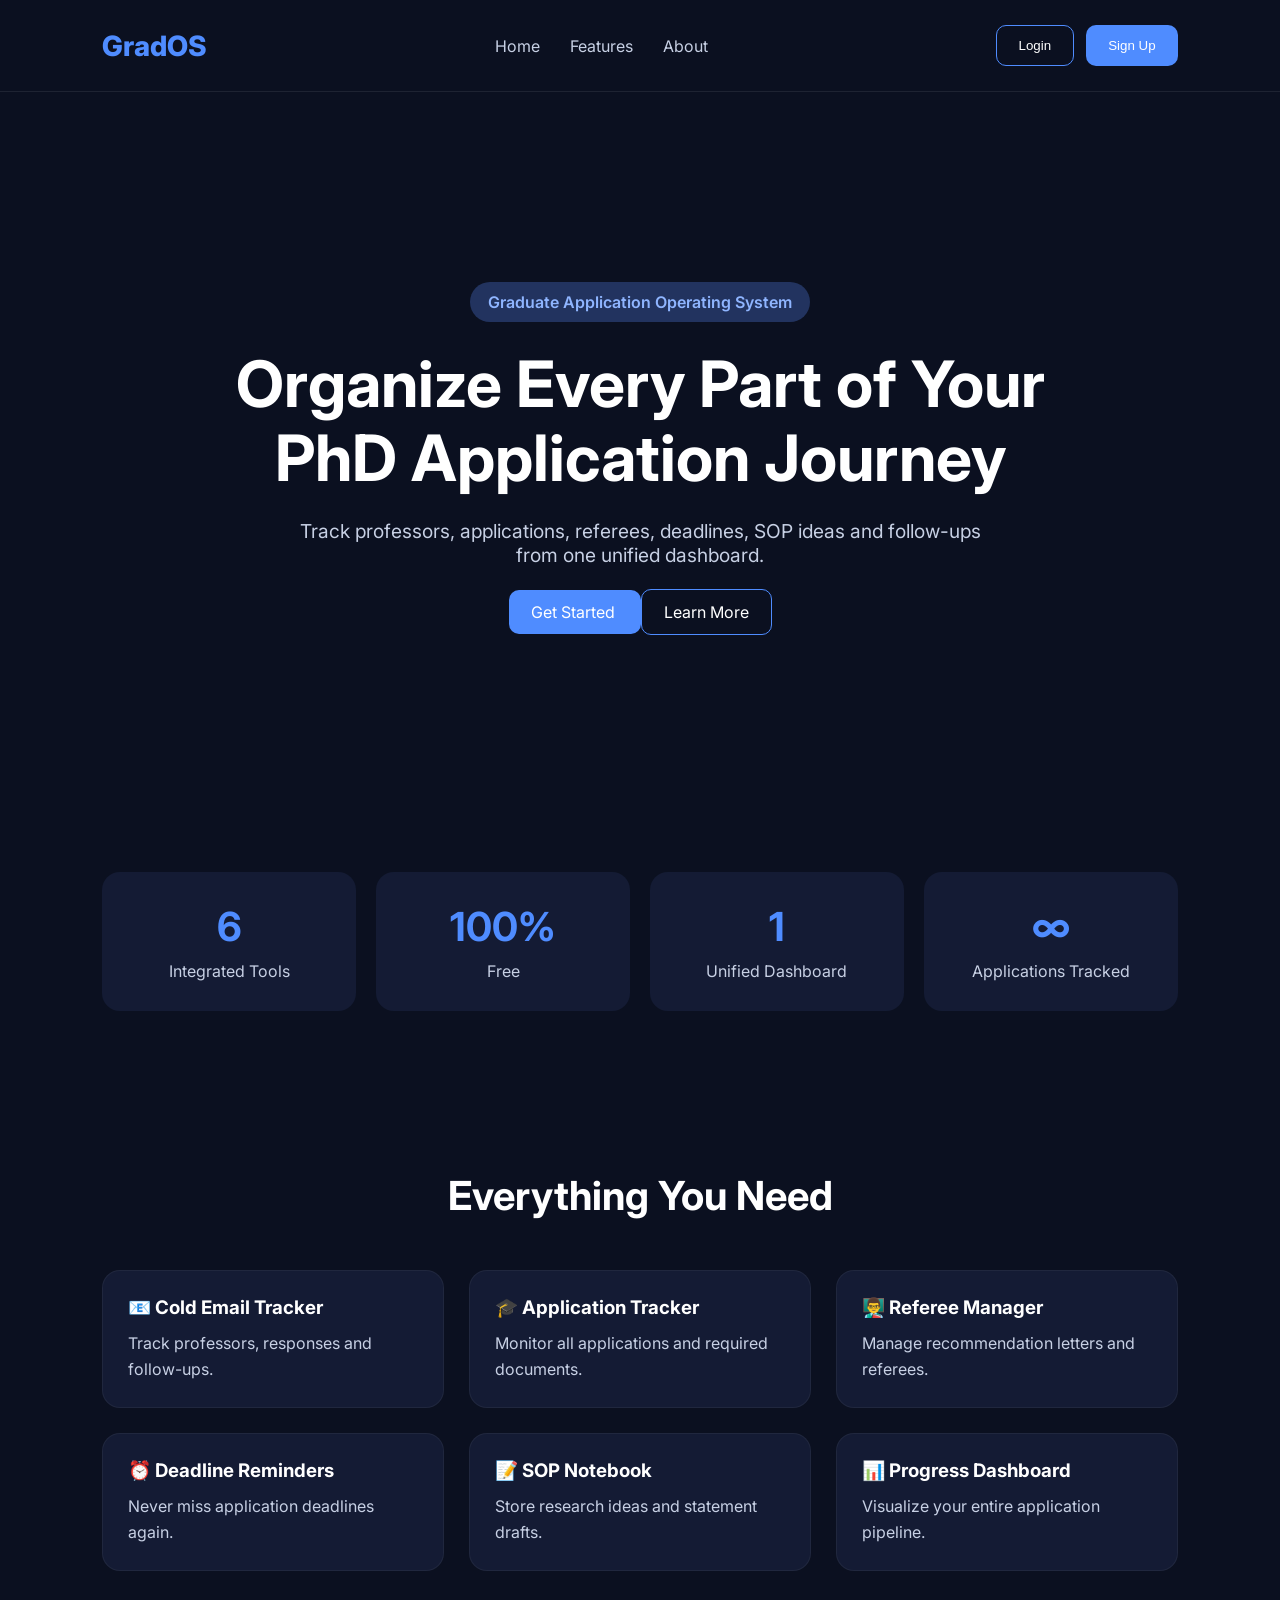
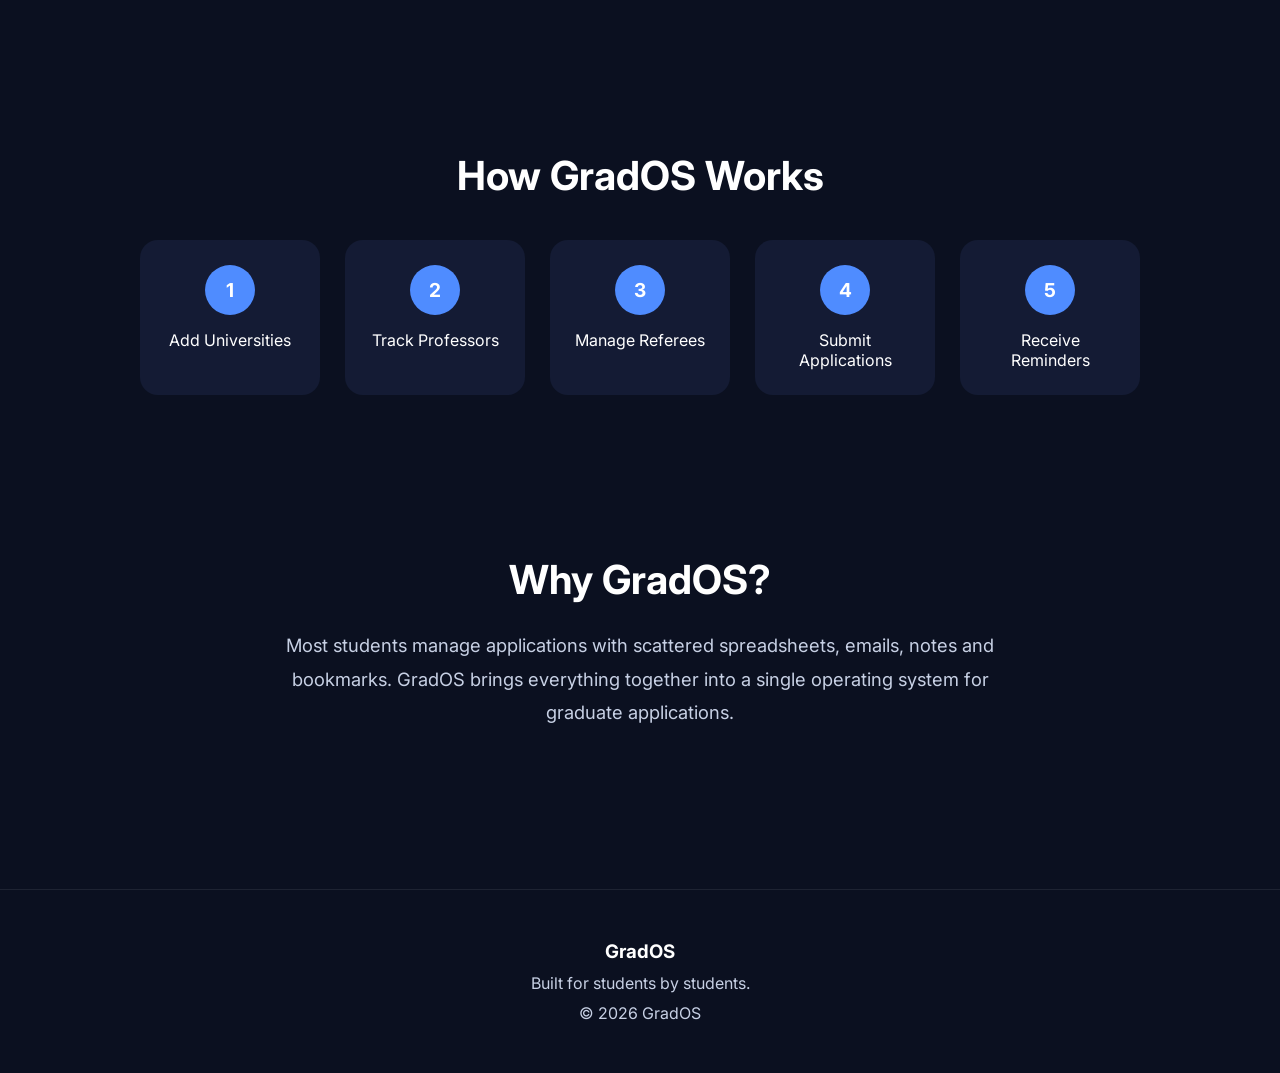
<file: index.html>
<!DOCTYPE html>
<html lang="en">


<head>
    <meta charset="UTF-8">
    <meta name="viewport" content="width=device-width, initial-scale=1.0">
    <title>GradOS</title>

    <link rel="stylesheet" href="styles.css">

    <link href="https://fonts.googleapis.com/css2?family=Inter:wght@300;400;500;600;700;800&display=swap"
        rel="stylesheet">
<!-- Google Analytics -->
<script async src="https://www.googletagmanager.com/gtag/js?id=G-93NNV4VVHM"></script>
<script>
window.dataLayer = window.dataLayer || [];

function gtag(){
dataLayer.push(arguments);
}

gtag('js', new Date());

gtag('config', 'G-93NNV4VVHM');

console.log("Analytics Loaded");
</script>
<script>
const userName =
localStorage.getItem("userName");

if(userName){
window.location.href =
"dashboard.html";}

</script>
<body>

    <!-- NAVBAR -->

    <nav class="navbar">

        <div class="logo">
            GradOS
        </div>

        <ul class="nav-links">
            <li><a href="#">Home</a></li>
            <li><a href="#features">Features</a></li>
            <li><a href="#">About</a></li>
        </ul>

        <div class="nav-buttons">
            <button class="btn-secondary">Login</button>
            <button class="btn-primary">Sign Up</button>
        </div>

    </nav>

    <!-- HERO -->

    <section class="hero">

        <div class="hero-content">

            <span class="badge">Graduate Application Operating System</span>

            <h1>
                Organize Every Part of Your
                PhD Application Journey
            </h1>

            <p>
                Track professors, applications, referees, deadlines,
                SOP ideas and follow-ups from one unified dashboard.
            </p>

                <a href="welcome.html" class="btn-primary">
                 Get Started
                </a>
                <a href="#features" class="btn-secondary">
                 Learn More
                </a>
            </div>

        </div>

    </section>



    <section class="stats-showcase">

        <div class="stat-box">
            <h2>6</h2>
            <p>Integrated Tools</p>
        </div>

        <div class="stat-box">
            <h2>100%</h2>
            <p>Free</p>
        </div>

        <div class="stat-box">
            <h2>1</h2>
            <p>Unified Dashboard</p>
        </div>

        <div class="stat-box">
            <h2>∞</h2>
            <p>Applications Tracked</p>
        </div>

    </section>

    

    <!-- FEATURES -->

    <section id="features" class="features">

        <h2>Everything You Need</h2>

        <div class="feature-grid">

            <div class="card">
                <h3>📧 Cold Email Tracker</h3>
                <p>Track professors, responses and follow-ups.</p>
            </div>

            <div class="card">
                <h3>🎓 Application Tracker</h3>
                <p>Monitor all applications and required documents.</p>
            </div>

            <div class="card">
                <h3>👨‍🏫 Referee Manager</h3>
                <p>Manage recommendation letters and referees.</p>
            </div>

            <div class="card">
                <h3>⏰ Deadline Reminders</h3>
                <p>Never miss application deadlines again.</p>
            </div>

            <div class="card">
                <h3>📝 SOP Notebook</h3>
                <p>Store research ideas and statement drafts.</p>
            </div>

            <div class="card">
                <h3>📊 Progress Dashboard</h3>
                <p>Visualize your entire application pipeline.</p>
            </div>

        </div>

    </section>



    <!-- WORKFLOW -->

    <section class="workflow">

        <h2>How GradOS Works</h2>

        <div class="steps">

            <div class="step">
                <span>1</span>
                <p>Add Universities</p>
            </div>

            <div class="step">
                <span>2</span>
                <p>Track Professors</p>
            </div>

            <div class="step">
                <span>3</span>
                <p>Manage Referees</p>
            </div>

            <div class="step">
                <span>4</span>
                <p>Submit Applications</p>
            </div>

            <div class="step">
                <span>5</span>
                <p>Receive Reminders</p>
            </div>

        </div>

    </section>
    <section class="why-grados">

        <h2>Why GradOS?</h2>

        <p>

        Most students manage applications with scattered spreadsheets,
        emails, notes and bookmarks.

        GradOS brings everything together into a single operating system
        for graduate applications.

    </p>

</section>

    <!-- FOOTER -->

    <footer>

        <h3>GradOS</h3>

        <p>
            Built for students by students.
        </p>

        <p>
            © 2026 GradOS
        </p>

    </footer>

</body>

</html>
</file>
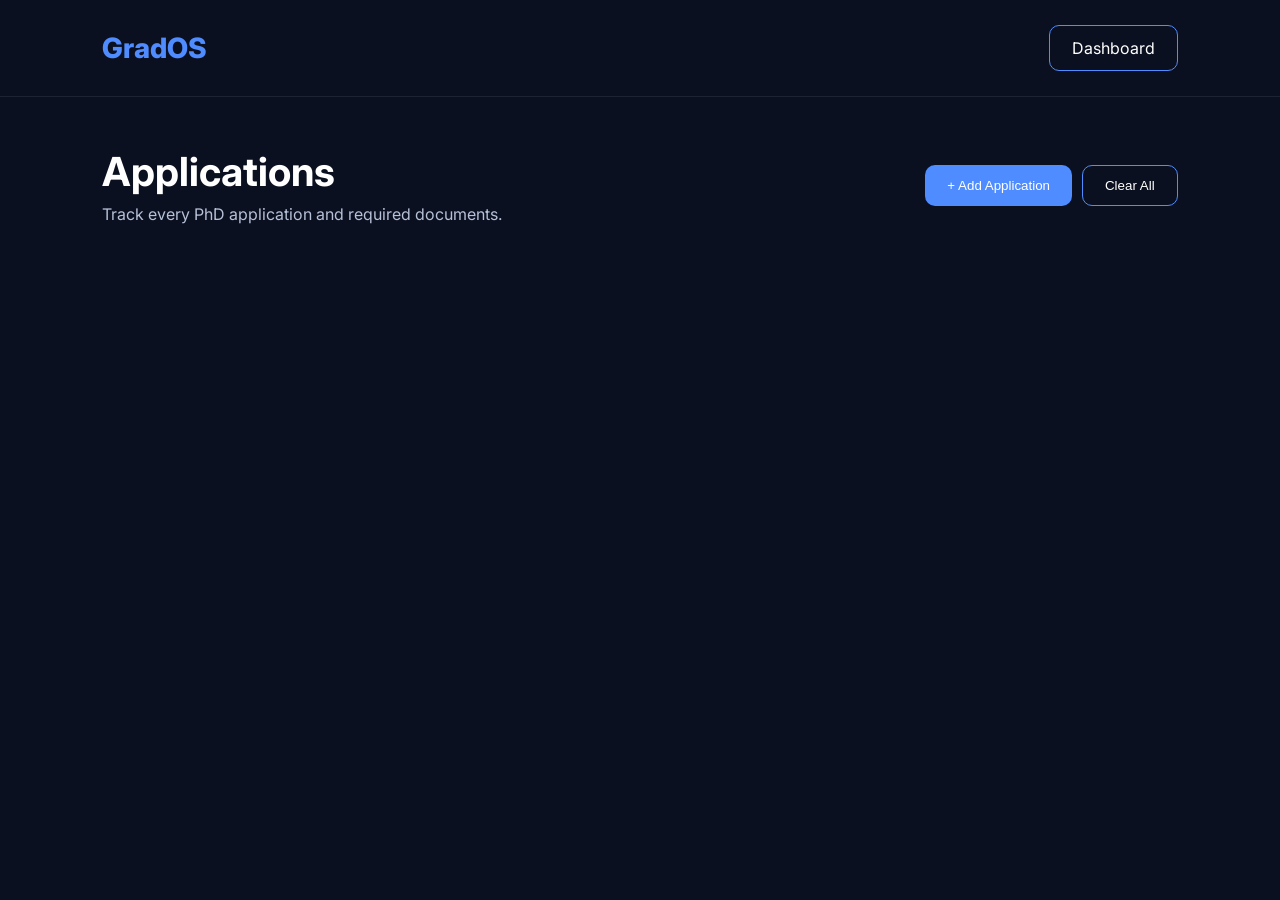
<file: applications.html>
<!DOCTYPE html>
<html lang="en">

<head>
<meta charset="UTF-8">
<meta name="viewport" content="width=device-width, initial-scale=1.0">

<title>GradOS - Applications</title>

<link rel="stylesheet" href="styles.css">

<link href="https://fonts.googleapis.com/css2?family=Inter:wght@300;400;500;600;700;800&display=swap" rel="stylesheet">

<!-- Google Analytics -->
<script async src="https://www.googletagmanager.com/gtag/js?id=G-93NNV4VVHM"></script>

<script>
window.dataLayer = window.dataLayer || [];

function gtag(){
dataLayer.push(arguments);
}

gtag('js', new Date());

gtag('config', 'G-93NNV4VVHM');
console.log("Analytics Loaded");
</script>
  

</head>

<body>

<nav class="navbar">

<div class="logo">
GradOS
</div>

<div class="nav-buttons">

<a href="dashboard.html" class="btn-secondary">
Dashboard
</a>

</div>

</nav>

<div class="page-container">

<div class="page-header">

<div>

<h1>Applications</h1>

<p>
Track every PhD application and required documents.
</p>

</div>

<div style="display:flex; gap:10px;">

<button id="addBtn" class="btn-primary">
+ Add Application
</button>

<button onclick="resetApplications()" class="btn-secondary">
Clear All
</button>

</div>

</div>

<!-- FORM -->

<div id="formContainer" class="app-form hidden">

<input
type="text"
id="university"
placeholder="University">

<input
type="text"
id="program"
placeholder="Program">

<div class="form-group">

<label>
📅 Application Deadline
</label>

<input
type="date"
id="deadline">

</div>
<label>
Application Fee Required?
</label>

<select id="feeRequired">

<option value="No">
Not Required
</option>

<option value="Yes">
Required
</option>

</select>

<div
id="feeSection"
style="display:none;">

<label>
Fee Amount
</label>

<input
type="number"
id="feeAmount"
placeholder="50">

<label>
Currency
</label>

<select id="feeCurrency">

<option value="EUR">EUR (€)</option>
<option value="USD">USD ($)</option>
<option value="INR">INR (₹)</option>
<option value="GBP">GBP (£)</option>
<option value="CNY">CNY (¥)</option>
<option value="CAD">CAD (C$)</option>
<option value="AUD">AUD (A$)</option>

</select>

</div>

<select id="status">

<option>Researching</option>
<option>Preparing</option>
<option>Submitted</option>
<option>Interview</option>
<option>Accepted</option>
<option>Rejected</option>

</select>

<h3 style="width:100%; margin-top:20px;">
Requirements
</h3>

<!-- CV -->

<label>CV</label>

<select id="cv">

<option>Not Required</option>
<option>Not Started</option>
<option>Working On It</option>
<option>Completed</option>

</select>

<!-- SOP -->

<label>SOP</label>

<select id="sop">

<option>Not Required</option>
<option>Not Started</option>
<option>Working On It</option>
<option>Completed</option>

</select>

<!-- Cover Letter -->

<label>Cover Letter</label>

<select id="coverLetter">

<option>Not Required</option>
<option>Not Started</option>
<option>Working On It</option>
<option>Completed</option>

</select>

<!-- Motivation Letter -->

<label>Motivation Letter</label>

<select id="motivationLetter">

<option>Not Required</option>
<option>Not Started</option>
<option>Working On It</option>
<option>Completed</option>

</select>

<!-- Referees -->

<label>Referees</label>

<select id="referees">

<option>Not Required</option>
<option>Not Started</option>
<option>Working On It</option>
<option>Completed</option>

</select>

<!-- Application Form -->

<label>Application Form</label>

<select id="applicationForm">

<option>Not Required</option>
<option>Not Started</option>
<option>Working On It</option>
<option>Completed</option>

</select>

<!-- Transcript -->

<label>Transcript</label>

<select id="transcript">

<option>Not Required</option>
<option>Not Started</option>
<option>Working On It</option>
<option>Completed</option>

</select>

<!-- English Test -->

<label>English Test</label>

<select id="englishTest">

<option>Not Required</option>
<option>Not Started</option>
<option>Working On It</option>
<option>Completed</option>

</select>

<button
id="saveBtn"
class="btn-primary"
style="margin-top:20px;">
Save Application
</button>
</div>

<!-- APPLICATION CARDS -->

<div
id="applicationsContainer"
class="applications-grid">

</div>

</div>

<script src="script.js"></script>

</body>

</html>
</file>
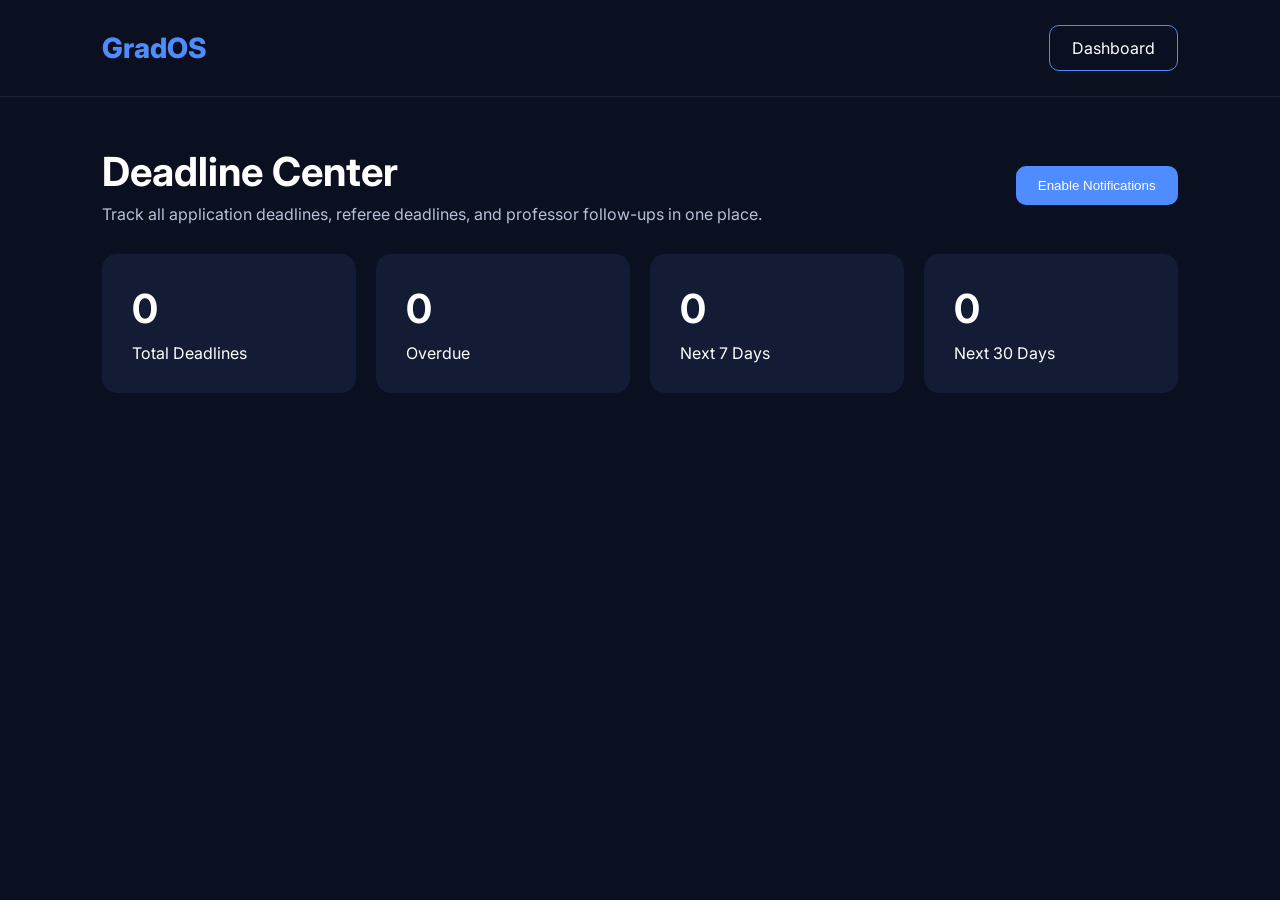
<file: deadlines.html>
<!DOCTYPE html>
<html lang="en">

<head>

<meta charset="UTF-8">
<meta name="viewport" content="width=device-width, initial-scale=1.0">

<title>GradOS - Deadlines</title>

<link rel="stylesheet" href="styles.css">

<link href="https://fonts.googleapis.com/css2?family=Inter:wght@300;400;500;600;700;800&display=swap" rel="stylesheet">

<!-- Google Analytics -->
<script async src="https://www.googletagmanager.com/gtag/js?id=G-93NNV4VVHM"></script>

<script>
window.dataLayer = window.dataLayer || [];

function gtag(){
dataLayer.push(arguments);
}

gtag('js', new Date());

gtag('config', 'G-93NNV4VVHM');
console.log("Analytics Loaded");
</script>

</head>

<body>

<nav class="navbar">

<div class="logo">
GradOS
</div>

<div class="nav-buttons">

<a href="dashboard.html" class="btn-secondary">
Dashboard
</a>

</div>

</nav>

<div class="page-container">

<div class="page-header">

<div>

<h1>Deadline Center</h1>

<p>
Track all application deadlines, referee deadlines, and professor follow-ups in one place.
</p>

</div>

<button
id="enableNotificationsBtn"
class="btn-primary">

Enable Notifications

</button>

</div>

<!-- SUMMARY -->

<div class="stats-grid">

<div class="stat-card">
<h2 id="totalDeadlines">0</h2>
<p>Total Deadlines</p>
</div>

<div class="stat-card">
<h2 id="overdueCount">0</h2>
<p>Overdue</p>
</div>

<div class="stat-card">
<h2 id="weekCount">0</h2>
<p>Next 7 Days</p>
</div>

<div class="stat-card">
<h2 id="monthCount">0</h2>
<p>Next 30 Days</p>
</div>

</div>

<!-- DEADLINES LIST -->

<div
id="deadlineContainer"
class="deadlines-grid">

</div>

</div>

<script src="deadlines.js"></script>

</body>

</html>
</file>
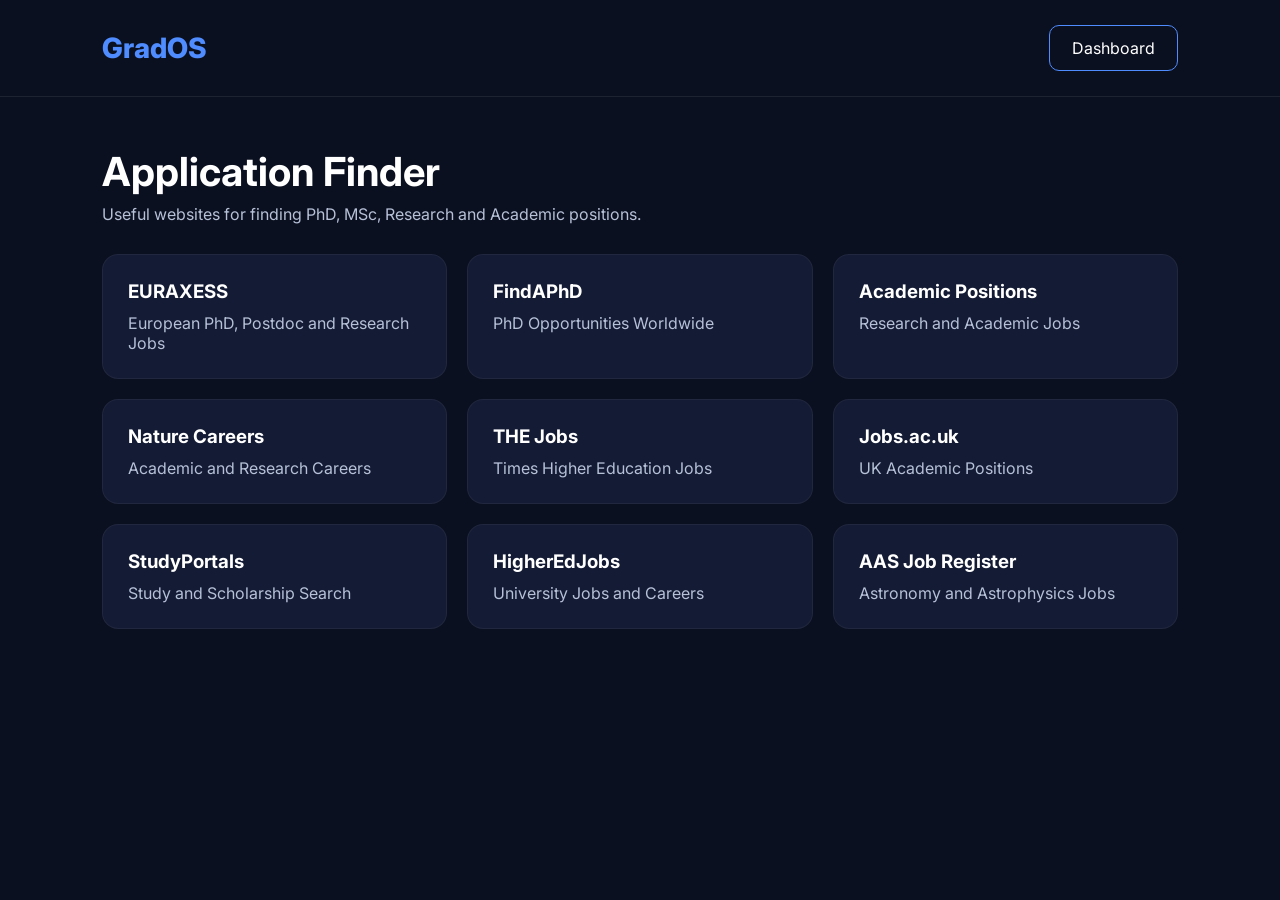
<file: finder.html>
<!DOCTYPE html>
<html lang="en">

<head>

<meta charset="UTF-8">
<meta name="viewport" content="width=device-width, initial-scale=1.0">

<title>GradOS - Application Finder</title>

<link rel="stylesheet" href="styles.css">

<link href="https://fonts.googleapis.com/css2?family=Inter:wght@300;400;500;600;700;800&display=swap" rel="stylesheet">

<!-- Google Analytics -->
<script async src="https://www.googletagmanager.com/gtag/js?id=G-93NNV4VVHM"></script>

<script>
window.dataLayer = window.dataLayer || [];

function gtag(){
dataLayer.push(arguments);
}

gtag('js', new Date());

gtag('config', 'G-93NNV4VVHM');
console.log("Analytics Loaded");
</script>
  

</head>

<body>

<nav class="navbar">

<div class="logo">
GradOS
</div>

<div class="nav-buttons">

<a href="dashboard.html" class="btn-secondary">
Dashboard
</a>

</div>

</nav>

<div class="page-container">

<div class="page-header">

<div>

<h1>Application Finder</h1>

<p>
Useful websites for finding PhD, MSc, Research and Academic positions.
</p>

</div>

</div>

<div class="finder-grid">

<a href="https://euraxess.ec.europa.eu/jobs/search?f%5B0%5D=job_organisation_type%3A531&f%5B1%5D=job_organisation_type%3A536&f%5B2%5D=job_research_field%3A34&f%5B3%5D=job_research_field%3A35&f%5B4%5D=job_research_field%3A37&f%5B5%5D=offer_type%3Ajob_offer&f%5B6%5D=positions%3Aphp_positions" target="_blank" class="finder-card">
<h3>EURAXESS</h3>
<p>European PhD, Postdoc and Research Jobs</p>
</a>

<a href="https://www.findaphd.com" target="_blank" class="finder-card">
<h3>FindAPhD</h3>
<p>PhD Opportunities Worldwide</p>
</a>

<a href="https://academicpositions.com" target="_blank" class="finder-card">
<h3>Academic Positions</h3>
<p>Research and Academic Jobs</p>
</a>

<a href="https://www.nature.com/naturecareers" target="_blank" class="finder-card">
<h3>Nature Careers</h3>
<p>Academic and Research Careers</p>
</a>

<a href="https://www.timeshighereducation.com/unijobs" target="_blank" class="finder-card">
<h3>THE Jobs</h3>
<p>Times Higher Education Jobs</p>
</a>

<a href="https://www.jobs.ac.uk" target="_blank" class="finder-card">
<h3>Jobs.ac.uk</h3>
<p>UK Academic Positions</p>
</a>

<a href="https://www.studyportals.com" target="_blank" class="finder-card">
<h3>StudyPortals</h3>
<p>Study and Scholarship Search</p>
</a>

<a href="https://www.higheredjobs.com" target="_blank" class="finder-card">
<h3>HigherEdJobs</h3>
<p>University Jobs and Careers</p>
</a>

<a href="https://aas.org/jobregister" target="_blank" class="finder-card">
<h3>AAS Job Register</h3>
<p>Astronomy and Astrophysics Jobs</p>
</a>

</div>

</div>

</body>

</html>
</file>
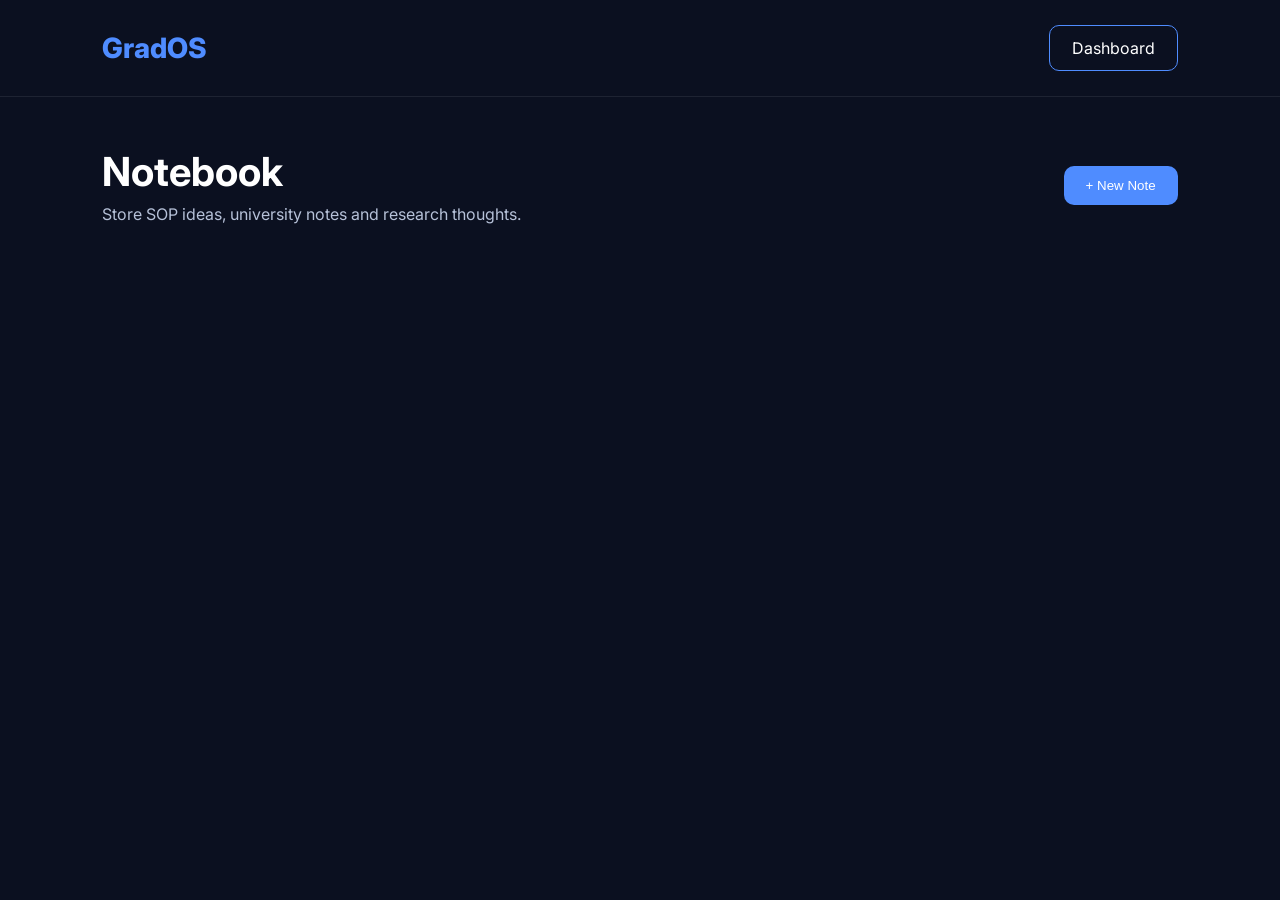
<file: notes.html>
<!DOCTYPE html>
<html lang="en">

<head>

<meta charset="UTF-8">
<meta name="viewport" content="width=device-width, initial-scale=1.0">

<title>GradOS - Notes</title>

<link rel="stylesheet" href="styles.css">

<link href="https://fonts.googleapis.com/css2?family=Inter:wght@300;400;500;600;700;800&display=swap" rel="stylesheet">
<!-- Google Analytics -->
<script async src="https://www.googletagmanager.com/gtag/js?id=G-93NNV4VVHM"></script>

<script>
window.dataLayer = window.dataLayer || [];

function gtag(){
dataLayer.push(arguments);
}

gtag('js', new Date());

gtag('config', 'G-93NNV4VVHM');
console.log("Analytics Loaded");
</script>
</head>

<body>

<nav class="navbar">

<div class="logo">
GradOS
</div>

<div class="nav-buttons">
<a href="dashboard.html" class="btn-secondary">
Dashboard
</a>
</div>

</nav>

<div class="page-container">

<div class="page-header">

<div>
<h1>Notebook</h1>
<p>Store SOP ideas, university notes and research thoughts.</p>
</div>

<button id="addNoteBtn" class="btn-primary">
+ New Note
</button>

</div>

<div id="noteForm" class="app-form hidden">

<input
type="text"
id="noteTitle"
placeholder="Note Title">

<input
type="text"
id="noteUniversity"
placeholder="University">

<textarea
id="noteContent"
placeholder="Write your note..."
rows="8">
</textarea>

<button
id="saveNoteBtn"
class="btn-primary">
Save Note
</button>

</div>

<div
id="notesContainer"
class="notes-grid">

</div>

</div>

<script>

const addNoteBtn =
document.getElementById("addNoteBtn");

const noteForm =
document.getElementById("noteForm");

const saveNoteBtn =
document.getElementById("saveNoteBtn");

const notesContainer =
document.getElementById("notesContainer");

let notes =
JSON.parse(localStorage.getItem("notes")) || [];

let editingNoteIndex = null;

/* -------------------
SHOW FORM
------------------- */

addNoteBtn.addEventListener("click",()=>{

noteForm.classList.toggle("hidden");

});

/* -------------------
EDIT NOTE
------------------- */

function editNote(index){

const note = notes[index];

document.getElementById("noteTitle").value =
note.title;

document.getElementById("noteUniversity").value =
note.university;

document.getElementById("noteContent").value =
note.content;

editingNoteIndex = index;

saveNoteBtn.textContent =
"Update Note";

noteForm.classList.remove("hidden");

window.scrollTo({
top:0,
behavior:"smooth"
});

}

/* -------------------
DELETE NOTE
------------------- */

function deleteNote(index){

if(confirm("Delete note?")){

notes.splice(index,1);

localStorage.setItem(
"notes",
JSON.stringify(notes)
);

renderNotes();

}

}

/* -------------------
RENDER NOTES
------------------- */

function renderNotes(){

notesContainer.innerHTML = "";

notes.forEach((note,index)=>{

notesContainer.innerHTML += `

<div class="note-card">

<h3>${note.title}</h3>

<span class="note-university">
${note.university}
</span>

<p>
${note.content}
</p>

<div style="margin-top:15px;display:flex;gap:10px;">

<button
onclick="editNote(${index})"
class="btn-secondary">
Edit
</button>

<button
onclick="deleteNote(${index})"
class="delete-btn">
Delete
</button>

</div>

</div>

`;

});

}

/* -------------------
SAVE / UPDATE
------------------- */

saveNoteBtn.addEventListener("click",()=>{

const note = {

title:
document.getElementById("noteTitle").value,

university:
document.getElementById("noteUniversity").value,

content:
document.getElementById("noteContent").value

};

if(editingNoteIndex !== null){

notes[editingNoteIndex] = note;

editingNoteIndex = null;

saveNoteBtn.textContent =
"Save Note";

}else{

notes.push(note);

}

localStorage.setItem(
"notes",
JSON.stringify(notes)
);

renderNotes();

document.getElementById("noteTitle").value = "";
document.getElementById("noteUniversity").value = "";
document.getElementById("noteContent").value = "";

noteForm.classList.add("hidden");

});

/* -------------------
INITIAL LOAD
------------------- */

renderNotes();

</script>

</body>

</html>
</file>
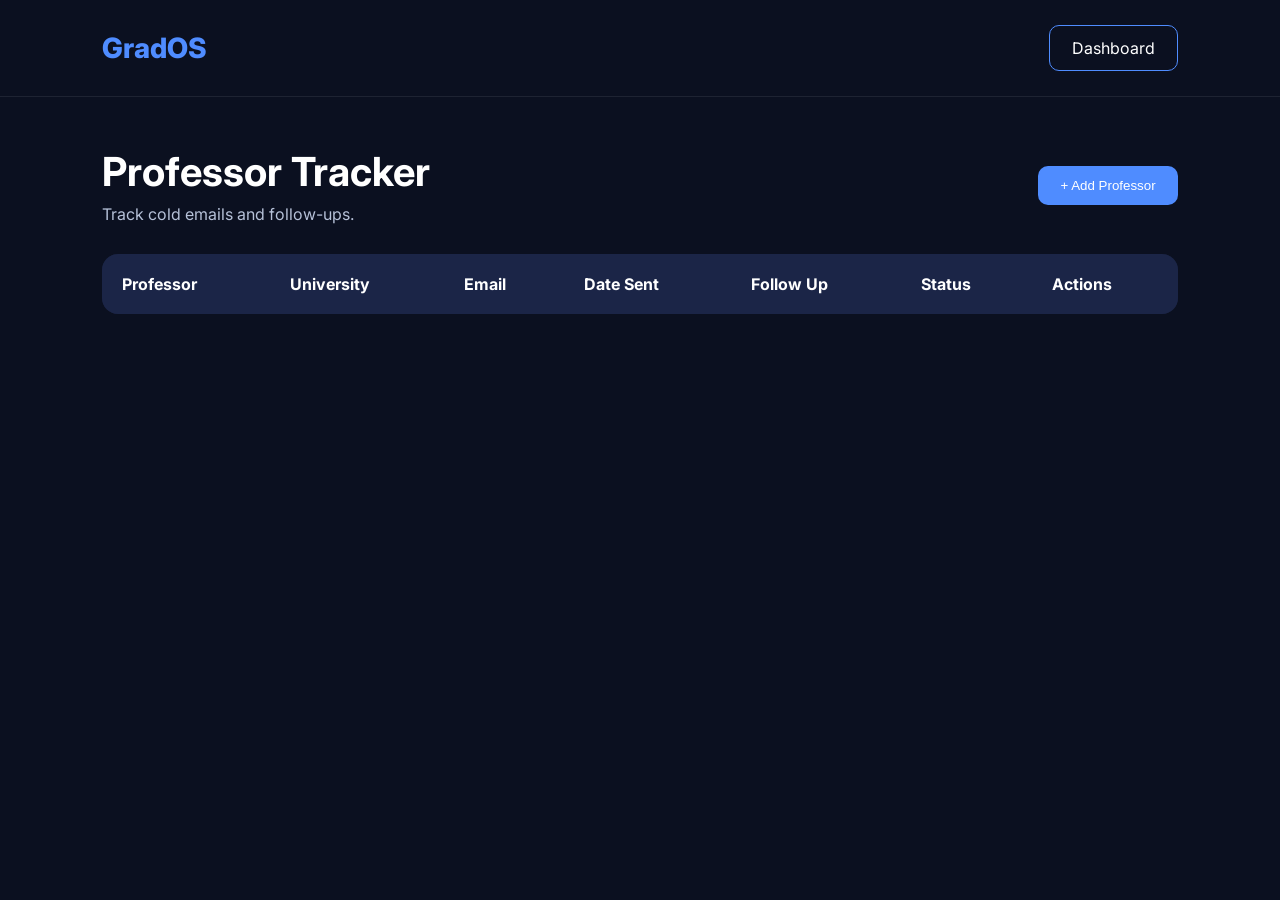
<file: professors.html>
<!DOCTYPE html>
<html lang="en">

<head>
<meta charset="UTF-8">
<meta name="viewport" content="width=device-width, initial-scale=1.0">
<title>GradOS - Professors</title>

<link rel="stylesheet" href="styles.css">

<link href="https://fonts.googleapis.com/css2?family=Inter:wght@300;400;500;600;700;800&display=swap" rel="stylesheet">

<!-- Google Analytics -->
<script async src="https://www.googletagmanager.com/gtag/js?id=G-93NNV4VVHM"></script>

<script>
window.dataLayer = window.dataLayer || [];

function gtag(){
dataLayer.push(arguments);
}

gtag('js', new Date());

gtag('config', 'G-93NNV4VVHM');
console.log("Analytics Loaded");
</script>
</head>

<body>

<nav class="navbar">

<div class="logo">
GradOS
</div>

<div class="nav-buttons">
<a href="dashboard.html" class="btn-secondary">
Dashboard
</a>
</div>

</nav>

<div class="page-container">

<div class="page-header">

<div>
<h1>Professor Tracker</h1>
<p>Track cold emails and follow-ups.</p>
</div>

<button id="addProfessorBtn" class="btn-primary">
+ Add Professor
</button>

</div>

<div id="professorForm" class="app-form hidden">

<input
type="text"
id="profName"
placeholder="Professor Name">

<input
type="text"
id="profUniversity"
placeholder="University">

<input
type="email"
id="profEmail"
placeholder="Email">

<input
type="date"
id="dateSent">

<input
type="date"
id="followUpDate">

<select id="replyStatus">

<option>Waiting</option>
<option>Positive Reply</option>
<option>Negative Reply</option>
<option>Follow Up Needed</option>

</select>

<button id="saveProfessorBtn" class="btn-primary">
Save
</button>

</div>

<div class="table-wrapper">

<table>

<thead>

<tr>
<th>Professor</th>
<th>University</th>
<th>Email</th>
<th>Date Sent</th>
<th>Follow Up</th>
<th>Status</th>
<th>Actions</th>
</tr>

</thead>

<tbody id="professorTable">
</tbody>

</table>

</div>

</div>

<script>

const addProfessorBtn =
document.getElementById("addProfessorBtn");

const professorForm =
document.getElementById("professorForm");

const saveProfessorBtn =
document.getElementById("saveProfessorBtn");

const professorTable =
document.getElementById("professorTable");

let professors =
JSON.parse(localStorage.getItem("professors")) || [];

let editingProfessorIndex = null;

/* -------------------------
   SHOW FORM
------------------------- */

addProfessorBtn.addEventListener("click", () => {

professorForm.classList.toggle("hidden");

});

/* -------------------------
   STATUS BADGES
------------------------- */

function getStatusBadge(status){

if(status === "Positive Reply"){
return '<span class="status positive">Positive</span>';
}

if(status === "Negative Reply"){
return '<span class="status negative">Negative</span>';
}

if(status === "Follow Up Needed"){
return '<span class="status followup">Follow Up</span>';
}

return '<span class="status waiting">Waiting</span>';

}

/* -------------------------
   EDIT
------------------------- */

function editProfessor(index){

const prof = professors[index];

document.getElementById("profName").value =
prof.name;

document.getElementById("profUniversity").value =
prof.university;

document.getElementById("profEmail").value =
prof.email;

document.getElementById("dateSent").value =
prof.dateSent;

document.getElementById("followUpDate").value =
prof.followUp;

document.getElementById("replyStatus").value =
prof.status;

editingProfessorIndex = index;

saveProfessorBtn.textContent = "Update";

professorForm.classList.remove("hidden");

}

/* -------------------------
   DELETE
------------------------- */

function deleteProfessor(index){

if(confirm("Delete professor?")){

professors.splice(index,1);

localStorage.setItem(
"professors",
JSON.stringify(professors)
);

renderProfessors();

}

}

/* -------------------------
   RENDER TABLE
------------------------- */

function renderProfessors(){

professorTable.innerHTML = "";

professors.forEach((prof,index)=>{

professorTable.innerHTML += `

<tr>

<td>${prof.name}</td>

<td>${prof.university}</td>

<td>${prof.email}</td>

<td>${prof.dateSent}</td>

<td>${prof.followUp}</td>

<td>${getStatusBadge(prof.status)}</td>

<td>

<button
onclick="editProfessor(${index})"
class="btn-secondary">
Edit
</button>

<button
onclick="deleteProfessor(${index})"
class="delete-btn">
Delete
</button>

</td>

</tr>

`;

});

}

/* -------------------------
   SAVE / UPDATE
------------------------- */

saveProfessorBtn.addEventListener("click", () => {

const professor = {

name:
document.getElementById("profName").value,

university:
document.getElementById("profUniversity").value,

email:
document.getElementById("profEmail").value,

dateSent:
document.getElementById("dateSent").value,

followUp:
document.getElementById("followUpDate").value,

status:
document.getElementById("replyStatus").value

};

if(editingProfessorIndex !== null){

professors[editingProfessorIndex] =
professor;

editingProfessorIndex = null;

saveProfessorBtn.textContent =
"Save";

}else{

professors.push(professor);

}

localStorage.setItem(
"professors",
JSON.stringify(professors)
);

renderProfessors();

document.getElementById("profName").value = "";
document.getElementById("profUniversity").value = "";
document.getElementById("profEmail").value = "";
document.getElementById("dateSent").value = "";
document.getElementById("followUpDate").value = "";

professorForm.classList.add("hidden");

});

/* -------------------------
   INITIAL LOAD
------------------------- */

renderProfessors();

</script>

</body>
</html>
</file>
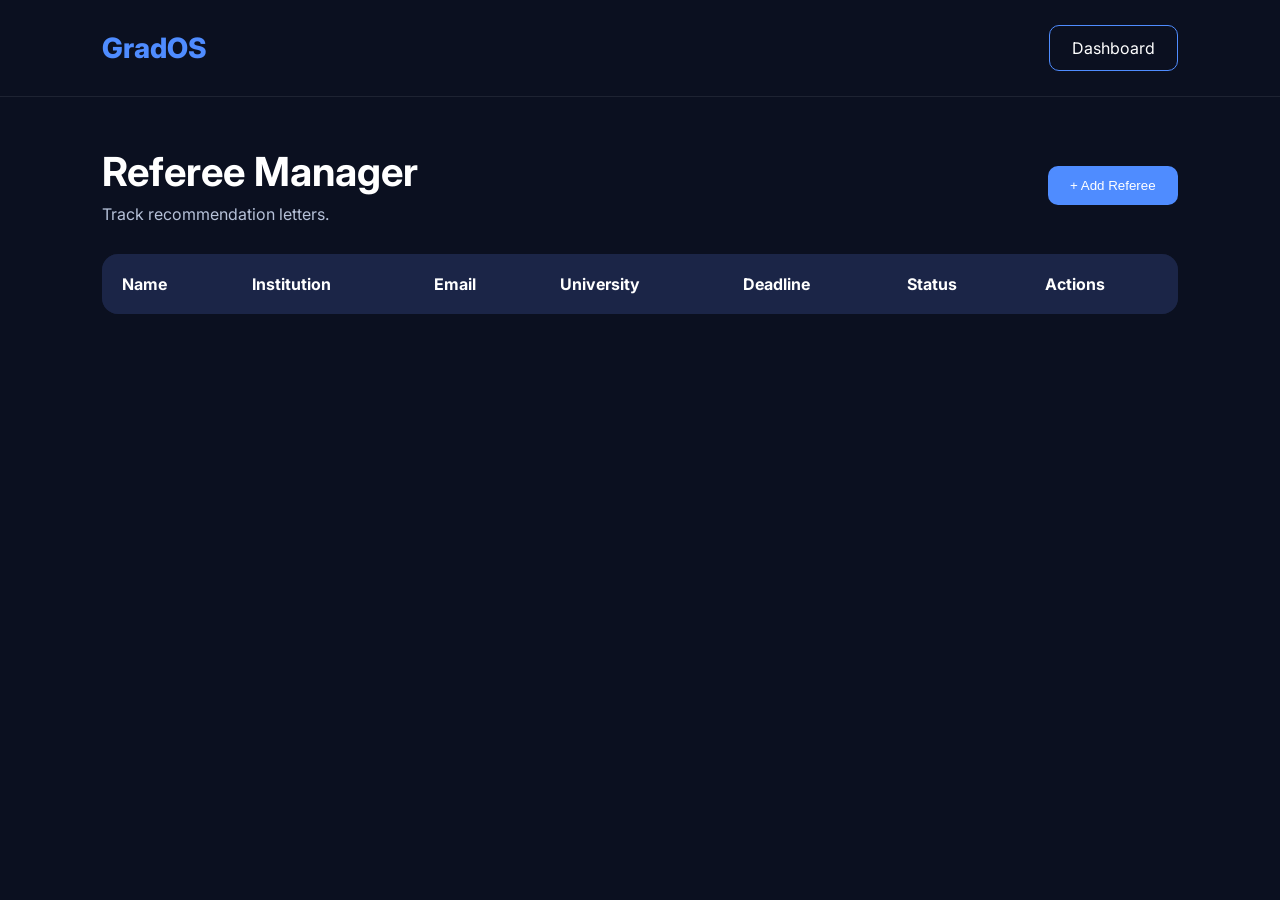
<file: referees.html>
<!DOCTYPE html>
<html lang="en">

<head>
<meta charset="UTF-8">
<meta name="viewport" content="width=device-width, initial-scale=1.0">

<title>GradOS - Referees</title>

<link rel="stylesheet" href="styles.css">

<link href="https://fonts.googleapis.com/css2?family=Inter:wght@300;400;500;600;700;800&display=swap" rel="stylesheet">

<!-- Google Analytics -->
<script async src="https://www.googletagmanager.com/gtag/js?id=G-93NNV4VVHM"></script>

<script>
window.dataLayer = window.dataLayer || [];

function gtag(){
dataLayer.push(arguments);
}

gtag('js', new Date());

gtag('config', 'G-93NNV4VVHM');
console.log("Analytics Loaded");
</script>
</head>

<body>

<nav class="navbar">

<div class="logo">
GradOS
</div>

<div class="nav-buttons">
<a href="dashboard.html" class="btn-secondary">
Dashboard
</a>
</div>

</nav>

<div class="page-container">

<div class="page-header">

<div>
<h1>Referee Manager</h1>
<p>Track recommendation letters.</p>
</div>

<button id="addRefereeBtn" class="btn-primary">
+ Add Referee
</button>

</div>

<div id="refereeForm" class="app-form hidden">

<input
type="text"
id="refName"
placeholder="Referee Name">

<input
type="text"
id="refInstitution"
placeholder="Institution">

<input
type="email"
id="refEmail"
placeholder="Email">

<input
type="text"
id="refUniversity"
placeholder="University">

<input
type="date"
id="refDeadline">

<select id="refStatus">

<option>Requested</option>
<option>Agreed</option>
<option>Submitted</option>
<option>Declined</option>

</select>

<button id="saveRefereeBtn" class="btn-primary">
Save
</button>

</div>

<div class="table-wrapper">

<table>

<thead>

<tr>
<th>Name</th>
<th>Institution</th>
<th>Email</th>
<th>University</th>
<th>Deadline</th>
<th>Status</th>
<th>Actions</th>
</tr>

</thead>

<tbody id="refereeTable">

</tbody>

</table>

</div>

</div>

<script>

const addRefereeBtn =
document.getElementById("addRefereeBtn");

const refereeForm =
document.getElementById("refereeForm");

const saveRefereeBtn =
document.getElementById("saveRefereeBtn");

const refereeTable =
document.getElementById("refereeTable");

let referees =
JSON.parse(localStorage.getItem("referees")) || [];

let editingRefereeIndex = null;

/* --------------------
SHOW FORM
-------------------- */

addRefereeBtn.addEventListener("click",()=>{

refereeForm.classList.toggle("hidden");

});

/* --------------------
STATUS BADGE
-------------------- */

function refereeBadge(status){

if(status === "Submitted"){
return '<span class="status positive">Submitted</span>';
}

if(status === "Declined"){
return '<span class="status negative">Declined</span>';
}

if(status === "Agreed"){
return '<span class="status waiting">Agreed</span>';
}

return '<span class="status followup">Requested</span>';

}

/* --------------------
EDIT
-------------------- */

function editReferee(index){

const ref = referees[index];

document.getElementById("refName").value =
ref.name;

document.getElementById("refInstitution").value =
ref.institution;

document.getElementById("refEmail").value =
ref.email;

document.getElementById("refUniversity").value =
ref.university;

document.getElementById("refDeadline").value =
ref.deadline;

document.getElementById("refStatus").value =
ref.status;

editingRefereeIndex = index;

saveRefereeBtn.textContent = "Update";

refereeForm.classList.remove("hidden");

}

/* --------------------
DELETE
-------------------- */

function deleteReferee(index){

if(confirm("Delete referee?")){

referees.splice(index,1);

localStorage.setItem(
"referees",
JSON.stringify(referees)
);

renderReferees();

}

}

/* --------------------
RENDER
-------------------- */

function renderReferees(){

refereeTable.innerHTML = "";

referees.forEach((ref,index)=>{

refereeTable.innerHTML += `

<tr>

<td>${ref.name}</td>

<td>${ref.institution}</td>

<td>${ref.email}</td>

<td>${ref.university}</td>

<td>${ref.deadline}</td>

<td>${refereeBadge(ref.status)}</td>

<td>

<button
onclick="editReferee(${index})"
class="btn-secondary">
Edit
</button>

<button
onclick="deleteReferee(${index})"
class="delete-btn">
Delete
</button>

</td>

</tr>

`;

});

}

/* --------------------
SAVE / UPDATE
-------------------- */

saveRefereeBtn.addEventListener("click",()=>{

const referee = {

name:
document.getElementById("refName").value,

institution:
document.getElementById("refInstitution").value,

email:
document.getElementById("refEmail").value,

university:
document.getElementById("refUniversity").value,

deadline:
document.getElementById("refDeadline").value,

status:
document.getElementById("refStatus").value

};

if(editingRefereeIndex !== null){

referees[editingRefereeIndex] =
referee;

editingRefereeIndex = null;

saveRefereeBtn.textContent =
"Save";

}else{

referees.push(referee);

}

localStorage.setItem(
"referees",
JSON.stringify(referees)
);

renderReferees();

document.getElementById("refName").value = "";
document.getElementById("refInstitution").value = "";
document.getElementById("refEmail").value = "";
document.getElementById("refUniversity").value = "";
document.getElementById("refDeadline").value = "";

refereeForm.classList.add("hidden");

});

/* --------------------
INITIAL LOAD
-------------------- */

renderReferees();

</script>

</body>
</html>
</file>
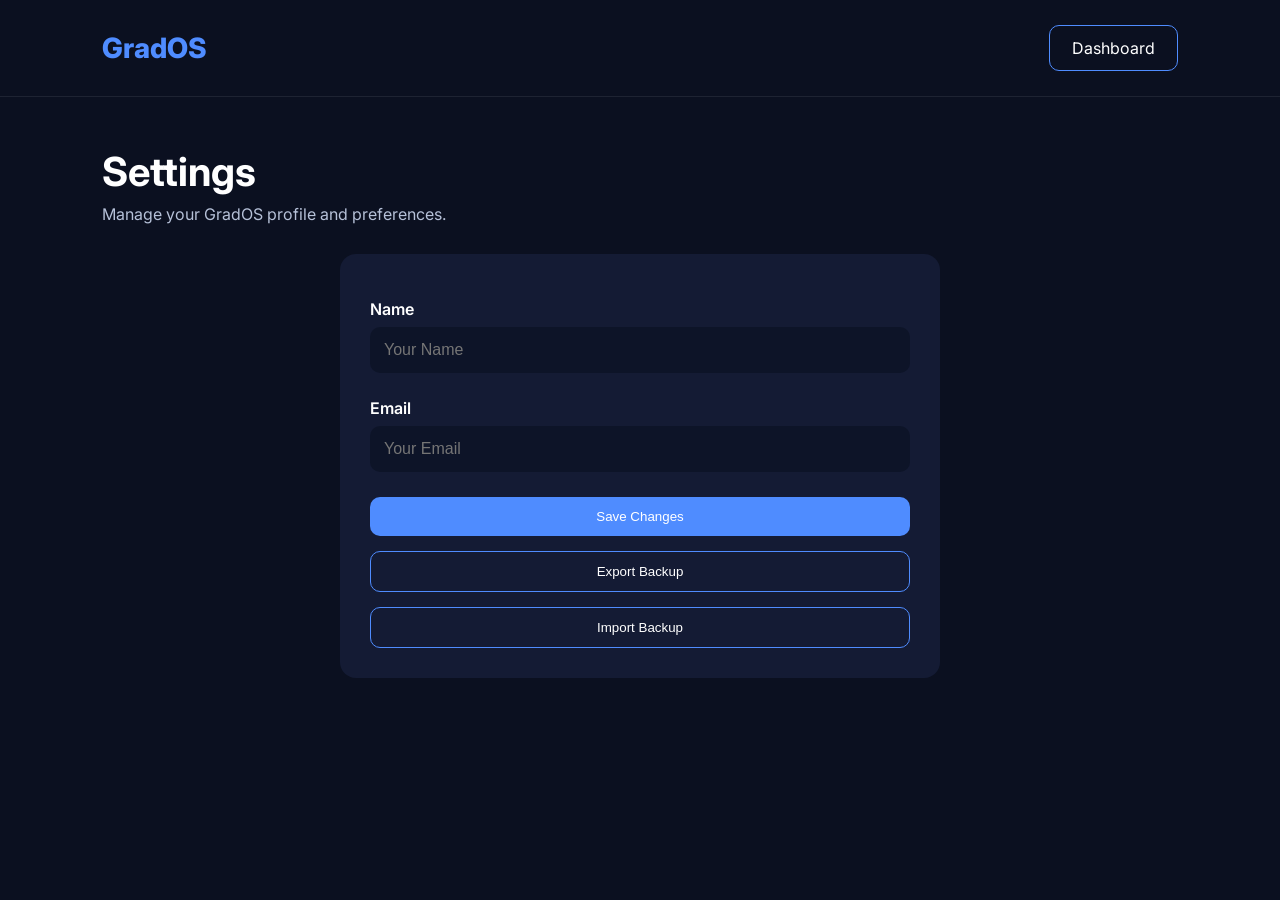
<file: settings.html>
<!DOCTYPE html>
<html lang="en">

<head>

<meta charset="UTF-8">
<meta name="viewport" content="width=device-width, initial-scale=1.0">

<title>GradOS Settings</title>

<link rel="stylesheet" href="styles.css">

<link href="https://fonts.googleapis.com/css2?family=Inter:wght@300;400;500;600;700;800&display=swap" rel="stylesheet">
<!-- Google Analytics -->
<script async src="https://www.googletagmanager.com/gtag/js?id=G-93NNV4VVHM"></script>

<script>
window.dataLayer = window.dataLayer || [];

function gtag(){
dataLayer.push(arguments);
}

gtag('js', new Date());

gtag('config', 'G-93NNV4VVHM');
console.log("Analytics Loaded");
</script>
</head>

<body>

<nav class="navbar">

<div class="logo">
GradOS
</div>

<div class="nav-buttons">

<a href="dashboard.html" class="btn-secondary">
Dashboard
</a>

</div>

</nav>

<div class="page-container">

<div class="page-header">

<div>

<h1>Settings</h1>

<p>
Manage your GradOS profile and preferences.
</p>

</div>

</div>

<div class="settings-card">

<label>Name</label>

<input
type="text"
id="settingsName"
placeholder="Your Name">

<label>Email</label>

<input
type="email"
id="settingsEmail"
placeholder="Your Email">

<button
id="saveSettingsBtn"
class="btn-primary">

Save Changes

</button>

<button
id="exportBtn"
class="btn-secondary">

Export Backup

</button>

<input
type="file"
id="importFile"
accept=".json"
style="display:none;">

<button
id="importBtn"
class="btn-secondary">

Import Backup

</button>

</div>

</div>

<script>

/* =====================
   LOAD SETTINGS
===================== */

const nameInput =
document.getElementById("settingsName");

const emailInput =
document.getElementById("settingsEmail");

nameInput.value =
localStorage.getItem("userName") || "";

emailInput.value =
localStorage.getItem("userEmail") || "";

/* =====================
   SAVE SETTINGS
===================== */

document
.getElementById("saveSettingsBtn")
.addEventListener("click", () => {

localStorage.setItem(
"userName",
nameInput.value
);

localStorage.setItem(
"userEmail",
emailInput.value
);

alert("Settings Saved Successfully!");

});

/* =====================
   EXPORT BACKUP
===================== */

document
.getElementById("exportBtn")
.addEventListener("click", () => {

const backup = {

userName:
localStorage.getItem("userName"),

userEmail:
localStorage.getItem("userEmail"),

applications:
JSON.parse(
localStorage.getItem("applications")
) || [],

professors:
JSON.parse(
localStorage.getItem("professors")
) || [],

referees:
JSON.parse(
localStorage.getItem("referees")
) || [],

notes:
JSON.parse(
localStorage.getItem("notes")
) || []

};

const data =
JSON.stringify(
backup,
null,
2
);

const blob =
new Blob(
[data],
{
type:"application/json"
}
);

const url =
URL.createObjectURL(blob);

const a =
document.createElement("a");

a.href = url;

a.download =
"grados_backup.json";

a.click();

URL.revokeObjectURL(url);

});

/* =====================
   IMPORT BACKUP
===================== */

document
.getElementById("importBtn")
.addEventListener("click", () => {

document
.getElementById("importFile")
.click();

});

document
.getElementById("importFile")
.addEventListener("change", (event) => {

const file =
event.target.files[0];

if(!file) return;

const reader =
new FileReader();

reader.onload =
function(e){

try{

const backup =
JSON.parse(
e.target.result
);

if(backup.userName){

localStorage.setItem(
"userName",
backup.userName
);

}

if(backup.userEmail){

localStorage.setItem(
"userEmail",
backup.userEmail
);

}

if(backup.applications){

localStorage.setItem(
"applications",
JSON.stringify(
backup.applications
)
);

}

if(backup.professors){

localStorage.setItem(
"professors",
JSON.stringify(
backup.professors
)
);

}

if(backup.referees){

localStorage.setItem(
"referees",
JSON.stringify(
backup.referees
)
);

}

if(backup.notes){

localStorage.setItem(
"notes",
JSON.stringify(
backup.notes
)
);

}

alert(
"Backup Imported Successfully!"
);

location.reload();

}

catch(error){

alert(
"Invalid Backup File!"
);

}

};

reader.readAsText(file);

});

</script>

</body>

</html>
</file>
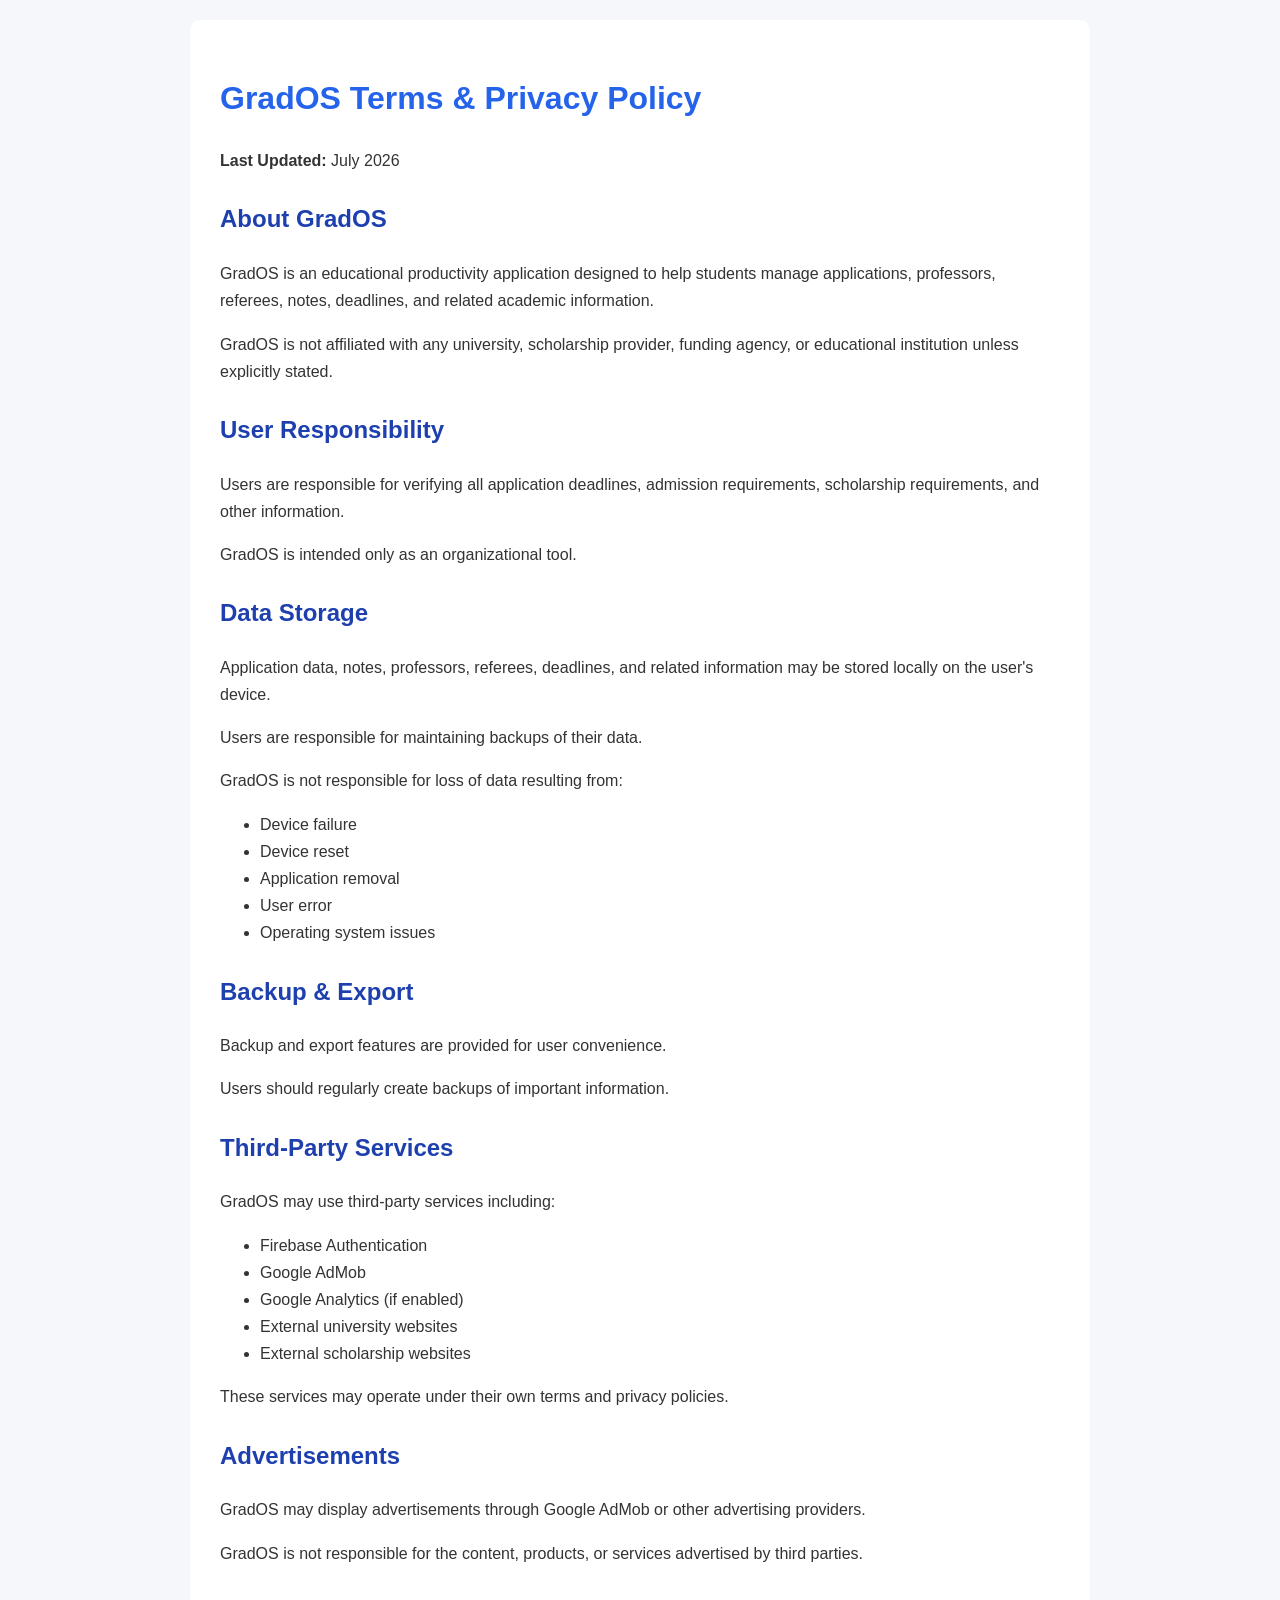
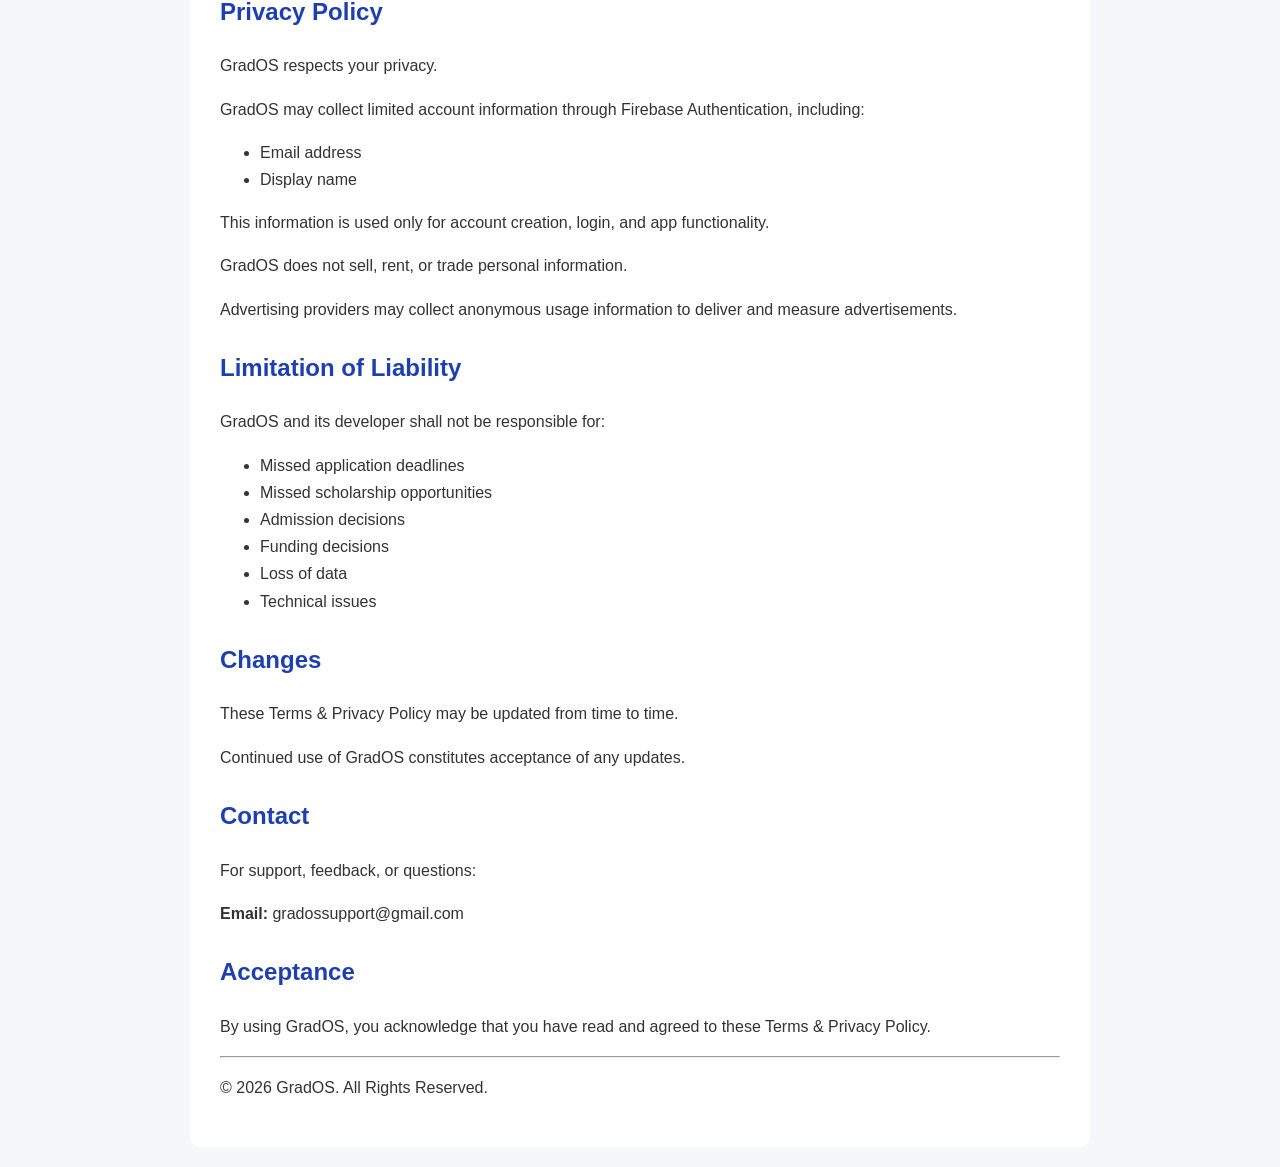
<file: terms.html>
<!DOCTYPE html>
<html lang="en">

<head>
<meta charset="UTF-8">
<meta name="viewport" content="width=device-width, initial-scale=1.0">

<title>GradOS Terms & Privacy Policy</title>

<style>

body{
    font-family: Arial, sans-serif;
    max-width: 900px;
    margin: auto;
    padding: 20px;
    line-height: 1.7;
    color: #333;
    background: #f5f7fb;
}

.container{
    background: white;
    padding: 30px;
    border-radius: 10px;
}

h1{
    color:#2563eb;
}

h2{
    color:#1e40af;
    margin-top:25px;
}

</style>

</head>

<body>

<div class="container">

<h1>GradOS Terms & Privacy Policy</h1>

<p><strong>Last Updated:</strong> July 2026</p>

<h2>About GradOS</h2>

<p>
GradOS is an educational productivity application designed to help students manage applications, professors, referees, notes, deadlines, and related academic information.
</p>

<p>
GradOS is not affiliated with any university, scholarship provider, funding agency, or educational institution unless explicitly stated.
</p>

<h2>User Responsibility</h2>

<p>
Users are responsible for verifying all application deadlines, admission requirements, scholarship requirements, and other information.
</p>

<p>
GradOS is intended only as an organizational tool.
</p>

<h2>Data Storage</h2>

<p>
Application data, notes, professors, referees, deadlines, and related information may be stored locally on the user's device.
</p>

<p>
Users are responsible for maintaining backups of their data.
</p>

<p>
GradOS is not responsible for loss of data resulting from:
</p>

<ul>
<li>Device failure</li>
<li>Device reset</li>
<li>Application removal</li>
<li>User error</li>
<li>Operating system issues</li>
</ul>

<h2>Backup & Export</h2>

<p>
Backup and export features are provided for user convenience.
</p>

<p>
Users should regularly create backups of important information.
</p>

<h2>Third-Party Services</h2>

<p>
GradOS may use third-party services including:
</p>

<ul>
<li>Firebase Authentication</li>
<li>Google AdMob</li>
<li>Google Analytics (if enabled)</li>
<li>External university websites</li>
<li>External scholarship websites</li>
</ul>

<p>
These services may operate under their own terms and privacy policies.
</p>

<h2>Advertisements</h2>

<p>
GradOS may display advertisements through Google AdMob or other advertising providers.
</p>

<p>
GradOS is not responsible for the content, products, or services advertised by third parties.
</p>

<h2>Privacy Policy</h2>

<p>
GradOS respects your privacy.
</p>

<p>
GradOS may collect limited account information through Firebase Authentication, including:
</p>

<ul>
<li>Email address</li>
<li>Display name</li>
</ul>

<p>
This information is used only for account creation, login, and app functionality.
</p>

<p>
GradOS does not sell, rent, or trade personal information.
</p>

<p>
Advertising providers may collect anonymous usage information to deliver and measure advertisements.
</p>

<h2>Limitation of Liability</h2>

<p>
GradOS and its developer shall not be responsible for:
</p>

<ul>
<li>Missed application deadlines</li>
<li>Missed scholarship opportunities</li>
<li>Admission decisions</li>
<li>Funding decisions</li>
<li>Loss of data</li>
<li>Technical issues</li>
</ul>

<h2>Changes</h2>

<p>
These Terms & Privacy Policy may be updated from time to time.
</p>

<p>
Continued use of GradOS constitutes acceptance of any updates.
</p>

<h2>Contact</h2>

<p>
For support, feedback, or questions:
</p>

<p>
<strong>Email:</strong> gradossupport@gmail.com
</p>

<h2>Acceptance</h2>

<p>
By using GradOS, you acknowledge that you have read and agreed to these Terms & Privacy Policy.
</p>

<hr>

<p>
© 2026 GradOS. All Rights Reserved.
</p>

</div>

</body>
</html>
</file>
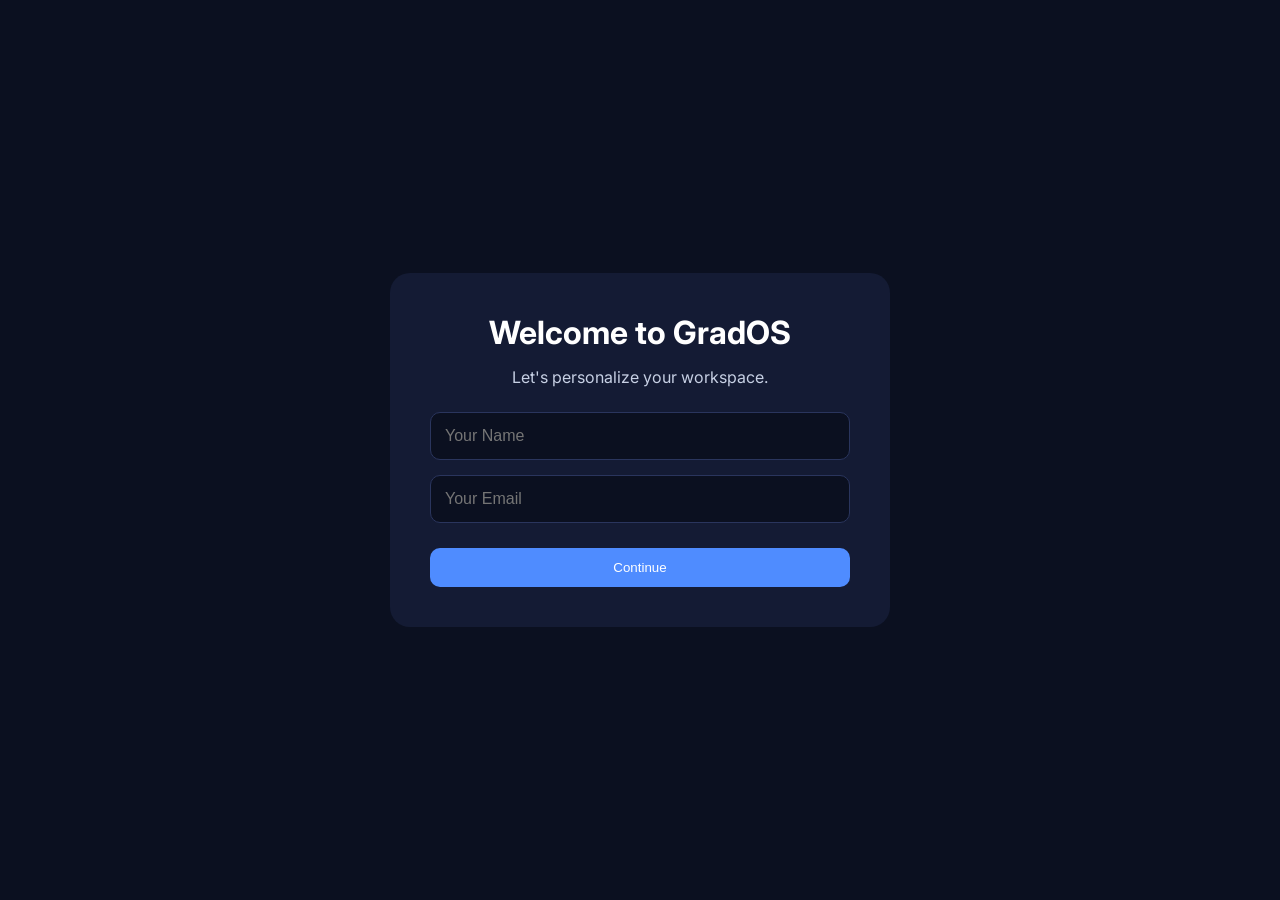
<file: welcome.html>
<!DOCTYPE html>
<html lang="en">

<head>

<meta charset="UTF-8">
<meta name="viewport" content="width=device-width, initial-scale=1.0">

<title>Welcome to GradOS</title>

<link rel="stylesheet" href="styles.css">

<link href="https://fonts.googleapis.com/css2?family=Inter:wght@300;400;500;600;700;800&display=swap" rel="stylesheet">
<!-- Google Analytics -->
<script async src="https://www.googletagmanager.com/gtag/js?id=G-93NNV4VVHM"></script>

<script>
window.dataLayer = window.dataLayer || [];

function gtag(){
dataLayer.push(arguments);
}

gtag('js', new Date());

gtag('config', 'G-93NNV4VVHM');
console.log("Analytics Loaded");
</script>
</head>

<body>

<div class="welcome-container">

<div class="welcome-card">

<h1>Welcome to GradOS</h1>

<p>
Let's personalize your workspace.
</p>

<input
type="text"
id="userName"
placeholder="Your Name">

<input
type="email"
id="userEmail"
placeholder="Your Email">

<button
id="continueBtn"
class="btn-primary">

Continue

</button>

</div>

</div>

<script>

const continueBtn =
document.getElementById(
"continueBtn"
);

continueBtn.addEventListener(
"click",
()=>{

const name =
document.getElementById(
"userName"
).value;

const email =
document.getElementById(
"userEmail"
).value;

if(!name || !email){

alert(
"Please enter your name and email."
);

return;

}

localStorage.setItem(
"userName",
name
);

localStorage.setItem(
"userEmail",
email
);

window.location.href =
"dashboard.html";

}
);

</script>

</body>

</html>
</file>
<file: styles.css>
*{
    margin:0;
    padding:0;
    box-sizing:border-box;
}

body{
    font-family:'Inter',sans-serif;
    background:#0b1020;
    color:white;
}

.navbar{
    display:flex;
    justify-content:space-between;
    align-items:center;
    padding:25px 8%;
    border-bottom:1px solid rgba(255,255,255,0.08);
}

.logo{
    font-size:28px;
    font-weight:800;
    color:#4f8cff;
}

.nav-links{
    display:flex;
    gap:30px;
    list-style:none;
}

.nav-links a{
    text-decoration:none;
    color:#c7d0e4;
}

.nav-buttons{
    display:flex;
    gap:12px;
}

.btn-primary{
    background:#4f8cff;
    color:white;
    border:none;
    padding:12px 22px;
    border-radius:10px;
    cursor:pointer;
}

.btn-secondary{
    background:transparent;
    color:white;
    border:1px solid #4f8cff;
    padding:12px 22px;
    border-radius:10px;
    cursor:pointer;
}

.hero{
    min-height:80vh;
    display:flex;
    justify-content:center;
    align-items:center;
    text-align:center;
    padding:40px;
}

.hero-content{
    max-width:900px;
}

.badge{
    display:inline-block;
    background:#162443;
    color:#8fb5ff;
    padding:10px 18px;
    border-radius:50px;
    margin-bottom:25px;
}

.hero h1{
    font-size:4rem;
    line-height:1.1;
    margin-bottom:25px;
}

.hero p{
    font-size:1.2rem;
    color:#b6c1d8;
    margin-bottom:30px;
}

.hero-buttons{
    display:flex;
    justify-content:center;
    gap:15px;
}

.features{
    padding:100px 8%;
}

.features h2{
    text-align:center;
    margin-bottom:50px;
    font-size:2.5rem;
}

.feature-grid{
    display:grid;
    grid-template-columns:repeat(auto-fit,minmax(280px,1fr));
    gap:25px;
}

.card{
    background:#141b34;
    padding:30px;
    border-radius:18px;
    transition:0.3s;
}

.card:hover{
    transform:translateY(-5px);
}

.card h3{
    margin-bottom:15px;
}

.card p{
    color:#b6c1d8;
}

.workflow{
    padding:100px 8%;
    text-align:center;
}

.workflow h2{
    margin-bottom:50px;
    font-size:2.5rem;
}

.steps{
    display:flex;
    justify-content:center;
    gap:25px;
    flex-wrap:wrap;
}

.step{
    background:#141b34;
    padding:25px;
    width:180px;
    border-radius:15px;
}

.step span{
    display:inline-flex;
    align-items:center;
    justify-content:center;
    width:50px;
    height:50px;
    border-radius:50%;
    background:#4f8cff;
    font-weight:bold;
    margin-bottom:15px;
}

footer{
    padding:50px;
    text-align:center;
    border-top:1px solid rgba(255,255,255,0.08);
    color:#b6c1d8;
}

footer h3{
    color:white;
    margin-bottom:10px;
}
.dashboard{
padding:50px 8%;
}

.dashboard h1{
margin-bottom:40px;
}

.stats-grid{
display:grid;
grid-template-columns:repeat(auto-fit,minmax(220px,1fr));
gap:20px;
margin-bottom:50px;
}

.stat-card{
background:#141b34;
padding:30px;
border-radius:15px;
}

.stat-card h2{
font-size:2.5rem;
margin-bottom:10px;
}

.module-grid{
display:grid;
grid-template-columns:repeat(auto-fit,minmax(250px,1fr));
gap:20px;
}

.module-card{
background:#141b34;
padding:30px;
border-radius:15px;
cursor:pointer;
transition:0.3s;
}

.module-card:hover{
transform:translateY(-5px);
}
.page-container{
padding:50px 8%;
}

.page-header{
display:flex;
justify-content:space-between;
align-items:center;
margin-bottom:30px;
}

.page-header h1{
font-size:2.5rem;
margin-bottom:8px;
}

.page-header p{
color:#b6c1d8;
}

.app-form{
background:#141b34;
padding:25px;
border-radius:16px;
display:flex;
gap:15px;
flex-wrap:wrap;
margin-bottom:30px;
}

.app-form input,
.app-form select{
background:#0b1020;
border:1px solid #2a355d;
color:white;
padding:12px;
border-radius:10px;
}

.hidden{
display:none;
}

.table-wrapper{
background:#141b34;
border-radius:16px;
overflow:hidden;
}

table{
width:100%;
border-collapse:collapse;
}

th{
text-align:left;
padding:20px;
background:#1b2547;
}

td{
padding:20px;
border-top:1px solid rgba(255,255,255,0.05);
}

tr:hover{
background:#1a2240;
}
.module-card{
background:#141b34;
padding:30px;
border-radius:15px;
cursor:pointer;
transition:0.3s;
text-decoration:none;
color:white;
display:block;
}

.module-card:hover{
transform:translateY(-5px);
}
.status{
padding:6px 12px;
border-radius:999px;
font-size:0.85rem;
font-weight:600;
}

.waiting{
background:#1f3a5f;
color:#7fb5ff;
}

.positive{
background:#1f4d34;
color:#5cff96;
}

.negative{
background:#5c2222;
color:#ff8080;
}

.followup{
background:#5a4414;
color:#ffd76b;
}
.notes-grid{
display:grid;
grid-template-columns:
repeat(auto-fit,minmax(320px,1fr));
gap:20px;
}

.note-card{
background:#141b34;
padding:25px;
border-radius:16px;
}

.note-card h3{
margin-bottom:10px;
}

.note-card p{
margin-top:15px;
color:#c7d0e4;
line-height:1.6;
white-space:pre-wrap;
}

.note-university{
display:inline-block;
background:#22335f;
padding:6px 12px;
border-radius:999px;
font-size:0.85rem;
color:#8fb5ff;
}

textarea{
width:100%;
background:#0b1020;
border:1px solid #2a355d;
color:white;
padding:15px;
border-radius:10px;
resize:vertical;
}

.delete-btn{
margin-top:15px;
background:#c0392b;
border:none;
padding:10px 15px;
border-radius:8px;
color:white;
cursor:pointer;
}
/* ===================================
   APPLICATIONS V2
=================================== */

.applications-grid{
display:grid;
grid-template-columns:
repeat(auto-fit,minmax(420px,1fr));
gap:25px;
margin-top:30px;
}

.application-card{
background:#141b34;
padding:25px;
border-radius:18px;
border:1px solid rgba(255,255,255,0.05);
transition:0.3s;
}

.application-card:hover{
transform:translateY(-4px);
}

.card-top{
display:flex;
justify-content:space-between;
align-items:center;
margin-bottom:15px;
}

.card-top h3{
font-size:1.4rem;
margin-bottom:5px;
}

.card-top p{
color:#b6c1d8;
}

.status-badge{
background:#22335f;
color:#8fb5ff;
padding:8px 14px;
border-radius:999px;
font-size:0.85rem;
font-weight:600;
}

.deadline{
color:#c7d0e4;
margin-bottom:15px;
}

/* ===================================
   PROGRESS BAR
=================================== */

.progress-bar{
height:12px;
background:#0b1020;
border-radius:999px;
overflow:hidden;
margin-bottom:10px;
}

.progress-fill{
height:100%;
background:#4f8cff;
border-radius:999px;
transition:0.5s;
}

.progress-text{
font-size:0.9rem;
color:#b6c1d8;
margin-bottom:20px;
}

/* ===================================
   CARD BUTTONS
=================================== */

.card-buttons{
display:flex;
gap:10px;
margin-bottom:15px;
}

.card-buttons button{
cursor:pointer;
}

/* ===================================
   DETAILS
=================================== */

.details-section{
display:none;
margin-top:15px;
padding-top:15px;
border-top:1px solid rgba(255,255,255,0.08);
}

.detail-row{
display:flex;
justify-content:space-between;
padding:10px 0;
border-bottom:1px solid rgba(255,255,255,0.05);
}

.detail-row span:first-child{
font-weight:600;
}

.detail-row span:last-child{
color:#8fb5ff;
}

/* ===================================
   DELETE BUTTON
=================================== */

.delete-btn{
background:#c0392b;
border:none;
padding:12px 18px;
border-radius:10px;
color:white;
font-weight:600;
cursor:pointer;
transition:0.3s;
}

.delete-btn:hover{
background:#a93226;
}

/* ===================================
   FORM IMPROVEMENTS
=================================== */

.app-form label{
width:100%;
font-weight:600;
margin-top:10px;
color:#c7d0e4;
}

.app-form select{
background:#0b1020;
border:1px solid #2a355d;
color:white;
padding:12px;
border-radius:10px;
min-width:220px;
}

.app-form input{
min-width:220px;
}

/* ===================================
   MOBILE
=================================== */

@media(max-width:768px){

.card-top{
flex-direction:column;
align-items:flex-start;
gap:10px;
}

.card-buttons{
flex-direction:column;
}

.applications-grid{
grid-template-columns:1fr;
}

}
/* ==================================
   DEADLINES PAGE
================================== */

.deadlines-grid{
display:grid;
grid-template-columns:
repeat(auto-fit,minmax(320px,1fr));
gap:20px;
margin-top:30px;
}

.deadline-card{
background:#141b34;
padding:25px;
border-radius:16px;
border-left:6px solid #4f8cff;
transition:0.3s;
}

.deadline-card:hover{
transform:translateY(-4px);
}

.deadline-card h3{
margin-bottom:10px;
font-size:1.2rem;
}

.deadline-card p{
margin-bottom:8px;
color:#c7d0e4;
}

.deadline-card span{
display:inline-block;
margin-top:10px;
font-weight:600;
}

/* ==================================
   OVERDUE
================================== */

.deadline-overdue{
border-left:6px solid #e74c3c;
}

.deadline-overdue span{
color:#ff6b6b;
}

/* ==================================
   THIS WEEK
================================== */

.deadline-week{
border-left:6px solid #f39c12;
}

.deadline-week span{
color:#ffd166;
}

/* ==================================
   NORMAL
================================== */

.deadline-normal{
border-left:6px solid #2ecc71;
}

.deadline-normal span{
color:#5cff96;
}

/* ==================================
   MOBILE
================================== */

@media(max-width:768px){

.deadlines-grid{
grid-template-columns:1fr;
}

}

.finder-grid{
display:grid;
grid-template-columns:
repeat(auto-fit,minmax(300px,1fr));
gap:20px;
margin-top:30px;
}

.finder-card{
background:#141b34;
padding:25px;
border-radius:16px;
text-decoration:none;
color:white;
transition:0.3s;
border:1px solid rgba(255,255,255,0.05);
}

.finder-card:hover{
transform:translateY(-5px);
}

.finder-card h3{
margin-bottom:10px;
}

.finder-card p{
color:#b6c1d8;
}

/* ==================================
   LANDING PAGE STATS
================================== */

.stats-showcase{
display:grid;
grid-template-columns:
repeat(auto-fit,minmax(220px,1fr));
gap:20px;
padding:60px 8%;
}

.stat-box{
background:#141b34;
padding:30px;
border-radius:18px;
text-align:center;
transition:0.3s;
}

.stat-box:hover{
transform:translateY(-5px);
}

.stat-box h2{
font-size:2.5rem;
margin-bottom:10px;
color:#4f8cff;
}

.stat-box p{
color:#c7d0e4;
font-size:1rem;
}

/* ==================================
   WHY GRADOS
================================== */

.why-grados{
padding:80px 10%;
text-align:center;
max-width:1000px;
margin:auto;
}

.why-grados h2{
font-size:2.5rem;
margin-bottom:25px;
}

.why-grados p{
font-size:1.15rem;
line-height:1.8;
color:#c7d0e4;
}

/* ==================================
   FEATURE CARDS IMPROVEMENT
================================== */

.card{
background:#141b34;
padding:25px;
border-radius:18px;
transition:0.3s;
border:1px solid rgba(255,255,255,0.05);
}

.card:hover{
transform:translateY(-6px);
}

.card h3{
margin-bottom:12px;
}

.card p{
color:#c7d0e4;
line-height:1.6;
}

/* ==================================
   HERO IMPROVEMENTS
================================== */

.hero{
padding:120px 8%;
text-align:center;
}

.hero-content{
max-width:850px;
margin:auto;
}

.hero h1{
font-size:4rem;
line-height:1.15;
margin-bottom:25px;
}

.hero p{
font-size:1.2rem;
color:#c7d0e4;
max-width:700px;
margin:auto;
margin-bottom:35px;
}

.badge{
display:inline-block;
padding:10px 18px;
background:#22335f;
border-radius:999px;
color:#8fb5ff;
margin-bottom:25px;
font-weight:600;
}

/* ==================================
   BUTTONS
================================== */

.hero-buttons{
display:flex;
justify-content:center;
gap:15px;
flex-wrap:wrap;
}

.btn-primary,
.btn-secondary{
text-decoration:none;
}

/* ==================================
   WORKFLOW
================================== */

.workflow{
padding:80px 8%;
text-align:center;
}

.workflow h2{
margin-bottom:40px;
}

.steps{
display:flex;
justify-content:center;
gap:25px;
flex-wrap:wrap;
}

.step{
background:#141b34;
padding:25px;
border-radius:18px;
width:180px;
}

.step span{
display:flex;
align-items:center;
justify-content:center;
width:50px;
height:50px;
border-radius:50%;
background:#4f8cff;
font-weight:700;
font-size:1.2rem;
margin:auto;
margin-bottom:15px;
}

/* ==================================
   FOOTER
================================== */

footer{
margin-top:80px;
padding:50px;
text-align:center;
border-top:1px solid rgba(255,255,255,0.08);
}

footer p{
color:#c7d0e4;
margin-top:10px;
}

/* ==================================
   MOBILE
================================== */

@media(max-width:768px){

.hero h1{
font-size:2.5rem;
}

.hero p{
font-size:1rem;
}

.stats-showcase{
grid-template-columns:1fr 1fr;
}

.steps{
flex-direction:column;
align-items:center;
}

.step{
width:100%;
max-width:300px;
}

}
/* ==============================
   WELCOME PAGE
============================== */

.welcome-container{
min-height:100vh;
display:flex;
justify-content:center;
align-items:center;
padding:20px;
}

.welcome-card{
background:#141b34;
padding:40px;
border-radius:20px;
width:100%;
max-width:500px;
text-align:center;
}

.welcome-card h1{
margin-bottom:15px;
}

.welcome-card p{
margin-bottom:25px;
color:#c7d0e4;
}

.welcome-card input{
width:100%;
padding:14px;
margin-bottom:15px;
border-radius:10px;
border:1px solid #2a355d;
background:#0b1020;
color:white;
font-size:1rem;
}

.welcome-card button{
width:100%;
margin-top:10px;
}

/* ==============================
   USER EMAIL
============================== */

#userEmailDisplay{
color:#8fb5ff;
margin-top:10px;
margin-bottom:20px;
}

/* ==========================
   GLOBAL SEARCH
========================== */

.search-section{
margin-bottom:30px;
}

#globalSearch{
width:100%;
padding:15px;
border-radius:12px;
border:none;
background:#141b34;
color:white;
font-size:1rem;
}

#searchResults{
margin-top:15px;
display:flex;
flex-direction:column;
gap:10px;
}

.search-result{
background:#141b34;
padding:15px;
border-radius:12px;
border-left:4px solid #4f8cff;
}

.search-result h4{
margin-bottom:5px;
}

.search-result p{
color:#c7d0e4;
}
/* ==========================
   SEARCH SECTION
========================== */

.search-section{
display:flex;
gap:12px;
margin-bottom:25px;
align-items:center;
flex-wrap:wrap;
}

#globalSearch{
flex:1;
padding:14px 18px;
border:none;
border-radius:12px;
background:#141b34;
color:white;
font-size:1rem;
outline:none;
}

#globalSearch:focus{
box-shadow:0 0 0 2px #4f8cff;
}

#searchBtn{
padding:14px 24px;
border:none;
border-radius:12px;
background:linear-gradient(
135deg,
#4f8cff,
#6ca7ff
);
color:white;
font-weight:600;
font-size:1rem;
cursor:pointer;
transition:0.3s;
}

#searchBtn:hover{
transform:translateY(-2px);
box-shadow:
0 8px 20px rgba(79,140,255,0.35);
}

#searchBtn:active{
transform:scale(0.97);
}
/* ==========================
   SETTINGS PAGE
========================== */

.settings-card{
max-width:600px;
margin:30px auto;
background:#141b34;
padding:30px;
border-radius:16px;
}

.settings-card label{
display:block;
margin-top:15px;
margin-bottom:8px;
font-weight:600;
}

.settings-card input{
width:100%;
padding:14px;
border:none;
border-radius:10px;
background:#0d1428;
color:white;
font-size:1rem;
margin-bottom:10px;
}

.settings-card button{
margin-top:15px;
width:100%;
}
.fee-display{
margin-top:8px;
font-weight:600;
color:#4f8cff;
}

/* =====================
   QUOTE CARD
===================== */

.quote-card{

background:#141b34;

padding:20px;

border-radius:16px;

margin-bottom:25px;

}

.quote-card h3{

margin-bottom:10px;

}

.quote-card p{

font-size:1.05rem;

line-height:1.6;

color:#d5dff7;

}
.chart-card{

background:#141b34;

padding:25px;

border-radius:16px;

margin-top:25px;

margin-bottom:25px;

}

.chart-card h3{

margin-bottom:20px;

}

#applicationsChart{

max-height:350px;

}
.logo-container{
display:flex;
align-items:center;
gap:12px;
}

.dashboard-logo{
width:42px;
height:42px;
object-fit:contain;
}

.logo-text{
font-size:1.8rem;
font-weight:700;
color:#4f8cff;
}
.support-section{

display:grid;

grid-template-columns:
repeat(
auto-fit,
minmax(300px,1fr)
);

gap:20px;

margin-top:30px;

}

.support-card{

background:#141b34;

padding:25px;

border-radius:16px;

transition:0.3s;

}

.support-card:hover{

transform:translateY(-3px);

}

.support-card h3{

margin-bottom:15px;

}

.support-card p{

color:#d5dff7;

line-height:1.6;

}
</file>
